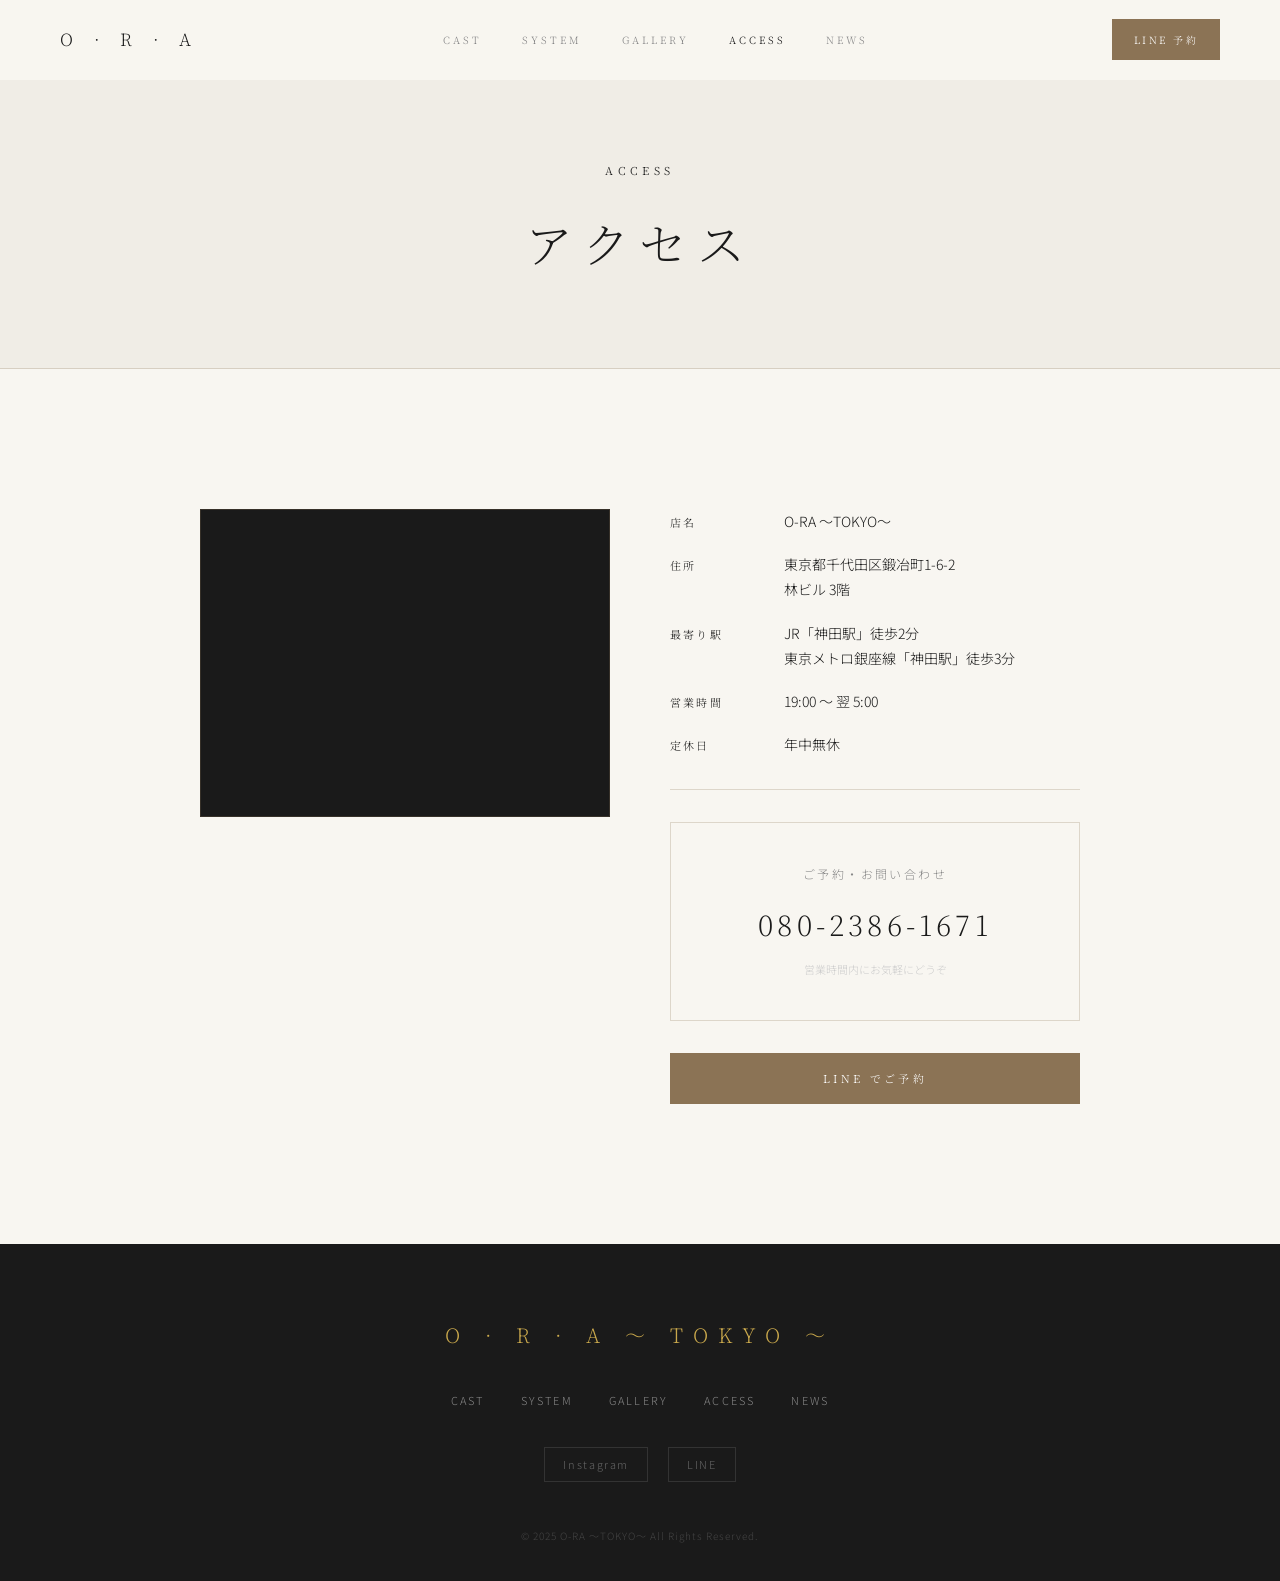
<file: access.html>
<!DOCTYPE html>
<html lang="ja">
<head>
  <meta charset="UTF-8">
  <meta name="viewport" content="width=device-width, initial-scale=1.0">
  <title>ACCESS | O-RA ～TOKYO～</title>
  <link rel="stylesheet" href="css/base.css">
  <link rel="stylesheet" href="css/header.css">
  <style>
    .page-hero { padding:calc(var(--header-h) + 80px) 0 80px; text-align:center; background:var(--color-bg-3); border-bottom:1px solid var(--color-border); }
    .page-hero-eyebrow { font-family:var(--font-serif); font-size:11px; letter-spacing:0.4em; color:var(--color-gold); display:block; margin-bottom:16px; }
    .page-hero-title { font-family:var(--font-serif); font-size:clamp(28px,5vw,48px); font-weight:200; letter-spacing:0.2em; }

    .access-layout { display: grid; grid-template-columns: 1fr 1fr; gap: 60px; align-items: start; }
    .access-map-full {
      width: 100%;
      aspect-ratio: 4/3;
      background: #1a1a1a;
      border: 1px solid var(--color-border);
      overflow: hidden;
    }
    .access-map-full iframe { width:100%; height:100%; border:0; filter: grayscale(80%) invert(90%) hue-rotate(180deg); }
    .map-placeholder-full {
      width:100%; height:100%;
      display: flex; align-items: center; justify-content: center; flex-direction: column; gap: 12px;
    }
    .map-placeholder-full span { font-size:12px; letter-spacing:0.2em; color:var(--color-dim); }
    .map-placeholder-full a { font-size:11px; color:var(--color-gold); letter-spacing:0.1em; border-bottom:1px solid var(--color-border); padding-bottom:2px; }

    .access-detail { display: flex; flex-direction: column; gap: 32px; }
    .access-dl { display: grid; grid-template-columns: 90px 1fr; gap: 18px 24px; }
    .access-dl dt { font-size:11px; letter-spacing:0.2em; color:var(--color-gold); font-family:var(--font-serif); padding-top:3px; }
    .access-dl dd { font-size:14px; color:var(--color-text); line-height:1.8; }
    .access-dl dd a { color:var(--color-gold); }

    .access-divider { height:1px; background:var(--color-border); }

    .access-tel { text-align: center; padding: 40px 0; border: 1px solid var(--color-border); }
    .access-tel p { font-size:12px; letter-spacing:0.2em; color:var(--color-muted); margin-bottom:12px; }
    .access-tel a { font-family:var(--font-serif); font-size:28px; font-weight:200; letter-spacing:0.15em; color:var(--color-gold); }
    .access-tel small { display:block; margin-top:8px; font-size:11px; color:var(--color-dim); }

    @media(max-width:900px){ .access-layout{ grid-template-columns:1fr; gap:40px; } }
  </style>
</head>
<body>
  <header id="header" class="scrolled">
    <a class="header-logo" href="index.html">O · R · A</a>
    <nav class="header-nav">
      <a href="cast.html">CAST</a><a href="system.html">SYSTEM</a>
      <a href="gallery.html">GALLERY</a>
      <a href="access.html" style="color:var(--color-gold);">ACCESS</a>
      <a href="news.html">NEWS</a>
    </nav>
    <button class="hamburger" id="hamburger" aria-label="メニュー"><span></span><span></span><span></span></button>
    <a class="header-line" href="#" target="_blank" rel="noopener">LINE 予約</a>
  </header>
  <nav class="mobile-nav" id="mobileNav">
    <a href="cast.html">CAST</a><a href="system.html">SYSTEM</a>
    <a href="gallery.html">GALLERY</a><a href="access.html">ACCESS</a><a href="news.html">NEWS</a>
    <a class="header-line" href="#" target="_blank" rel="noopener">LINE 予約</a>
  </nav>

  <div class="page-hero">
    <span class="page-hero-eyebrow">ACCESS</span>
    <h1 class="page-hero-title">アクセス</h1>
  </div>

  <main>
    <section class="section">
      <div class="section-inner">
        <div class="access-layout">

          <!-- Google Map -->
          <div class="fade-in">
            <div class="access-map-full">
              <iframe
                src="https://maps.google.com/maps?q=%E6%9D%B1%E4%BA%AC%E9%83%BD%E5%8D%83%E4%BB%A3%E7%94%B0%E5%8C%BA%E9%8D%9B%E5%86%B6%E7%94%BA1-6-2&hl=ja&z=17&output=embed"
                title="O-RA ～TOKYO～ 所在地マップ"
                loading="lazy"
                referrerpolicy="no-referrer-when-downgrade"
                allowfullscreen></iframe>
            </div>
          </div>

          <!-- アクセス情報 -->
          <div class="access-detail fade-in delay-1">
            <dl class="access-dl">
              <dt>店名</dt>
              <dd>O-RA ～TOKYO～</dd>
              <dt>住所</dt>
              <dd>東京都千代田区鍛冶町1-6-2<br>林ビル 3階</dd>
              <dt>最寄り駅</dt>
              <dd>JR「神田駅」徒歩2分<br>東京メトロ銀座線「神田駅」徒歩3分</dd>
              <dt>営業時間</dt>
              <dd>19:00 〜 翌 5:00</dd>
              <dt>定休日</dt>
              <dd>年中無休</dd>
            </dl>

            <div class="access-divider"></div>

            <div class="access-tel">
              <p>ご予約・お問い合わせ</p>
              <a href="tel:08023861671">080-2386-1671</a>
              <small>営業時間内にお気軽にどうぞ</small>
            </div>

            <a class="btn btn-fill" href="#" target="_blank" rel="noopener" style="text-align:center;">LINE でご予約</a>
          </div>

        </div>
      </div>
    </section>
  </main>

  <footer>
    <div class="footer-inner">
      <p class="footer-logo">O · R · A ～ TOKYO ～</p>
      <nav class="footer-nav">
        <a href="cast.html">CAST</a><a href="system.html">SYSTEM</a>
        <a href="gallery.html">GALLERY</a><a href="access.html">ACCESS</a><a href="news.html">NEWS</a>
      </nav>
      <div class="footer-sns">
        <a href="#" target="_blank" rel="noopener">Instagram</a>
        <a href="#" target="_blank" rel="noopener">LINE</a>
      </div>
      <p class="footer-copy">&copy; 2025 O-RA ～TOKYO～ All Rights Reserved.</p>
    </div>
  </footer>

  <script src="js/scroll-anim.js"></script>
  <script>
    const header = document.getElementById('header');
    window.addEventListener('scroll', () => header.classList.toggle('scrolled', window.scrollY > 0));
    const hamburger = document.getElementById('hamburger');
    const mobileNav = document.getElementById('mobileNav');
    hamburger.addEventListener('click', () => { hamburger.classList.toggle('open'); mobileNav.classList.toggle('open'); });
  </script>
</body>
</html>
</file>
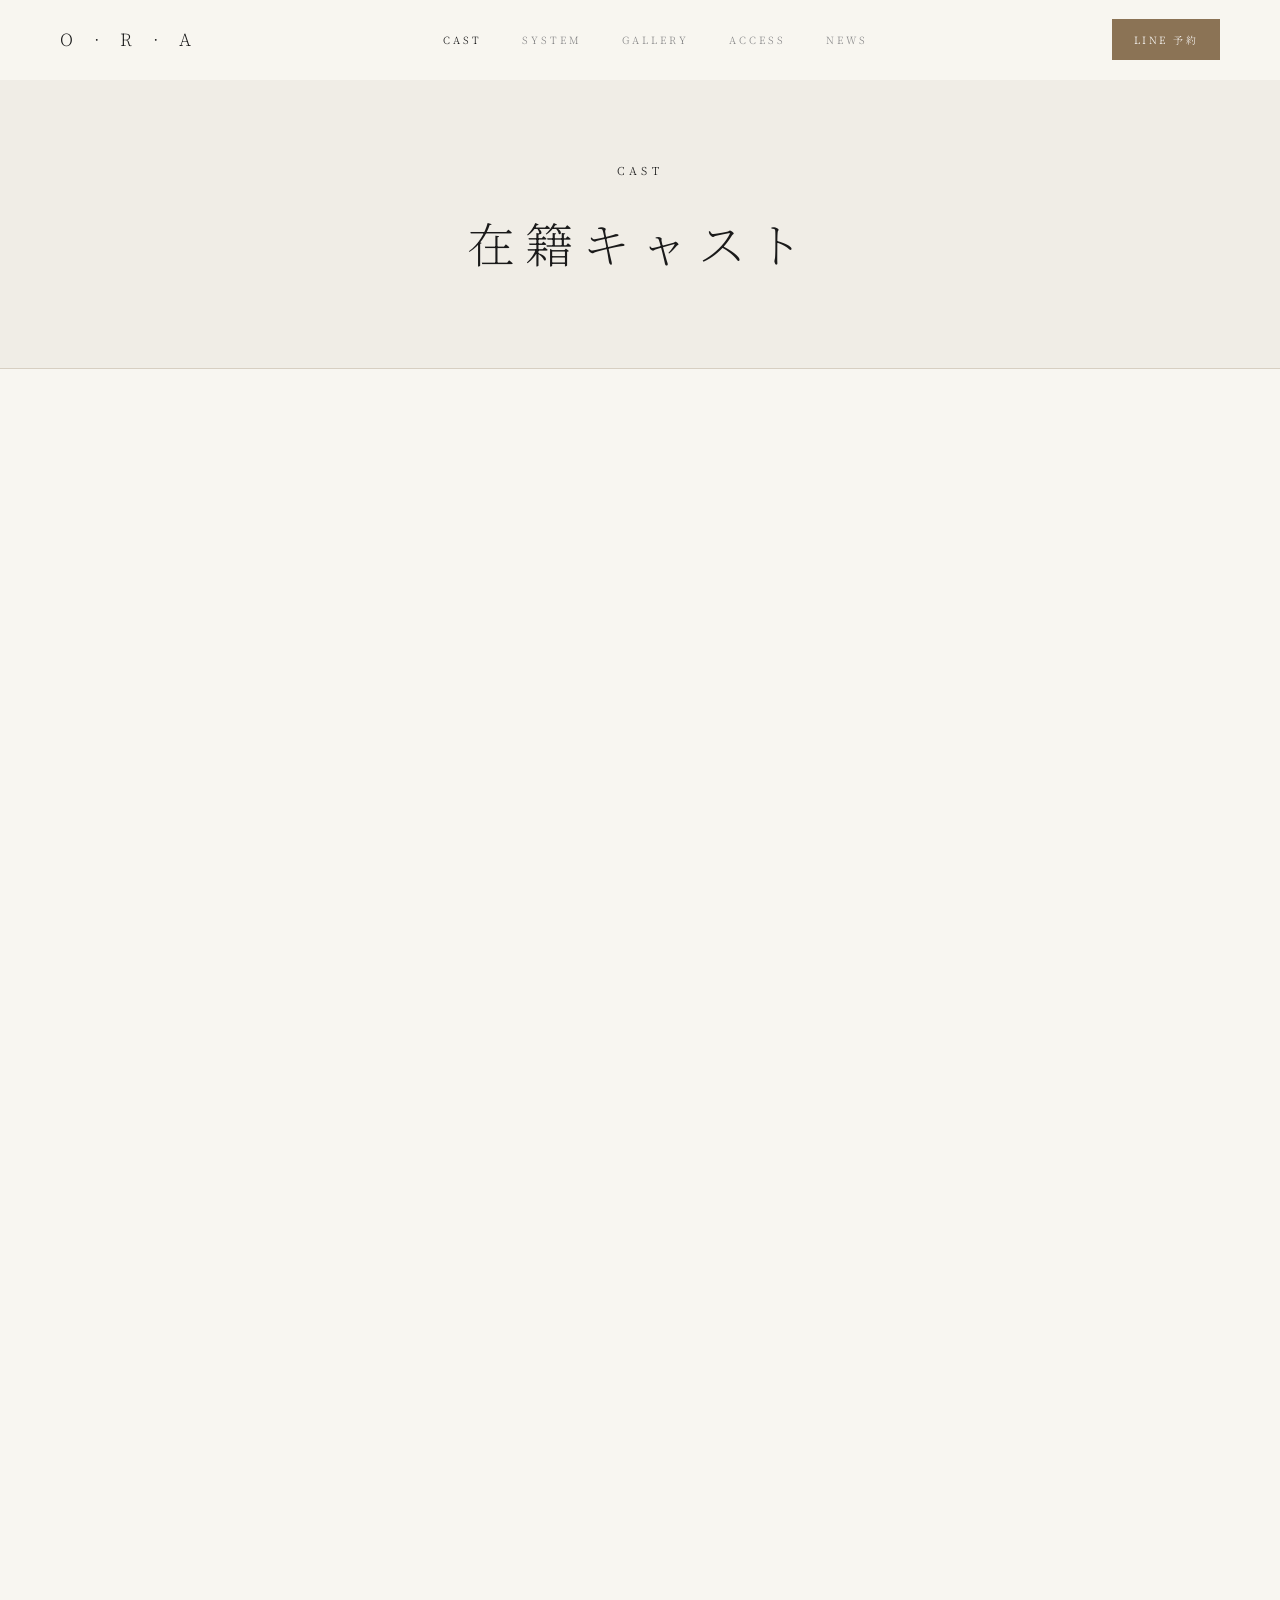
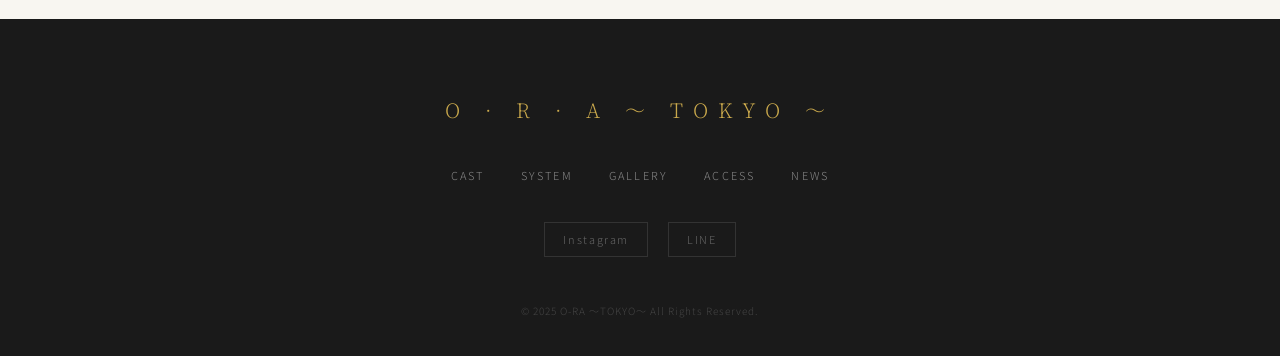
<file: cast.html>
<!DOCTYPE html>
<html lang="ja">
<head>
  <meta charset="UTF-8">
  <meta name="viewport" content="width=device-width, initial-scale=1.0">
  <title>CAST | O-RA ～TOKYO～</title>
  <link rel="stylesheet" href="css/base.css">
  <link rel="stylesheet" href="css/header.css">
  <style>
    .page-hero {
      padding: calc(var(--header-h) + 80px) 0 80px;
      text-align: center;
      background: var(--color-bg-3);
      border-bottom: 1px solid var(--color-border);
    }
    .page-hero-eyebrow {
      font-family: var(--font-serif);
      font-size: 11px;
      letter-spacing: 0.4em;
      color: var(--color-gold);
      display: block;
      margin-bottom: 16px;
    }
    .page-hero-title {
      font-family: var(--font-serif);
      font-size: clamp(28px, 5vw, 48px);
      font-weight: 200;
      letter-spacing: 0.2em;
      color: var(--color-text);
    }
    .cast-all-grid {
      display: grid;
      grid-template-columns: repeat(3, 1fr);
      gap: 24px;
    }
    .cast-card {
      background: var(--color-bg-2);
      border: 1px solid var(--color-border);
      overflow: hidden;
      cursor: pointer;
      transition: border-color 0.3s;
    }
    .cast-card:hover { border-color: var(--color-gold); }
    .cast-photo {
      aspect-ratio: 3/4;
      background: var(--color-bg-2);
      overflow: hidden;
    }
    .cast-photo img { width:100%;height:100%;object-fit:cover;transition:transform 0.6s var(--ease); }
    .cast-card:hover .cast-photo img { transform: scale(1.05); }
    .cast-photo-placeholder {
      width:100%;height:100%;
      background:#1a1a1a;
      display:flex;align-items:center;justify-content:center;
      color:var(--color-dim);font-size:11px;letter-spacing:0.15em;
    }
    .cast-info { padding: 20px; border-top: 1px solid var(--color-border); text-align: center; }
    .cast-name { font-family:var(--font-serif);font-size:18px;font-weight:300;letter-spacing:0.15em;margin-bottom:6px; }
    .cast-catch { font-size:12px;color:var(--color-muted);letter-spacing:0.1em; }
    @media(max-width:768px){ .cast-all-grid{ grid-template-columns:repeat(2,1fr); gap:16px; } }
    @media(max-width:480px){ .cast-all-grid{ grid-template-columns:repeat(2,1fr); gap:12px; } }
  </style>
</head>
<body>
  <header id="header" class="scrolled">
    <a class="header-logo" href="index.html">O · R · A</a>
    <nav class="header-nav">
      <a href="cast.html" style="color:var(--color-gold);">CAST</a>
      <a href="system.html">SYSTEM</a>
      <a href="gallery.html">GALLERY</a>
      <a href="access.html">ACCESS</a>
      <a href="news.html">NEWS</a>
    </nav>
    <button class="hamburger" id="hamburger" aria-label="メニュー">
      <span></span><span></span><span></span>
    </button>
    <a class="header-line" href="#" target="_blank" rel="noopener">LINE 予約</a>
  </header>
  <nav class="mobile-nav" id="mobileNav">
    <a href="cast.html">CAST</a><a href="system.html">SYSTEM</a>
    <a href="gallery.html">GALLERY</a><a href="access.html">ACCESS</a>
    <a href="news.html">NEWS</a>
    <a class="header-line" href="#" target="_blank" rel="noopener">LINE 予約</a>
  </nav>

  <div class="page-hero">
    <span class="page-hero-eyebrow">CAST</span>
    <h1 class="page-hero-title">在籍キャスト</h1>
  </div>

  <main>
    <section class="section">
      <div class="section-inner">
        <div class="cast-all-grid" id="castAll"></div>
      </div>
    </section>
  </main>

  <footer>
    <div class="footer-inner">
      <p class="footer-logo">O · R · A ～ TOKYO ～</p>
      <nav class="footer-nav">
        <a href="cast.html">CAST</a><a href="system.html">SYSTEM</a>
        <a href="gallery.html">GALLERY</a><a href="access.html">ACCESS</a>
        <a href="news.html">NEWS</a>
      </nav>
      <div class="footer-sns">
        <a href="#" target="_blank" rel="noopener">Instagram</a>
        <a href="#" target="_blank" rel="noopener">LINE</a>
      </div>
      <p class="footer-copy">&copy; 2025 O-RA ～TOKYO～ All Rights Reserved.</p>
    </div>
  </footer>

  <script src="js/scroll-anim.js"></script>
  <script src="js/cast-render.js"></script>
  <script>
    const header = document.getElementById('header');
    window.addEventListener('scroll', () => header.classList.toggle('scrolled', window.scrollY > 0));
    const hamburger = document.getElementById('hamburger');
    const mobileNav = document.getElementById('mobileNav');
    hamburger.addEventListener('click', () => {
      hamburger.classList.toggle('open');
      mobileNav.classList.toggle('open');
    });
    renderCastAll('castAll');
  </script>
</body>
</html>
</file>
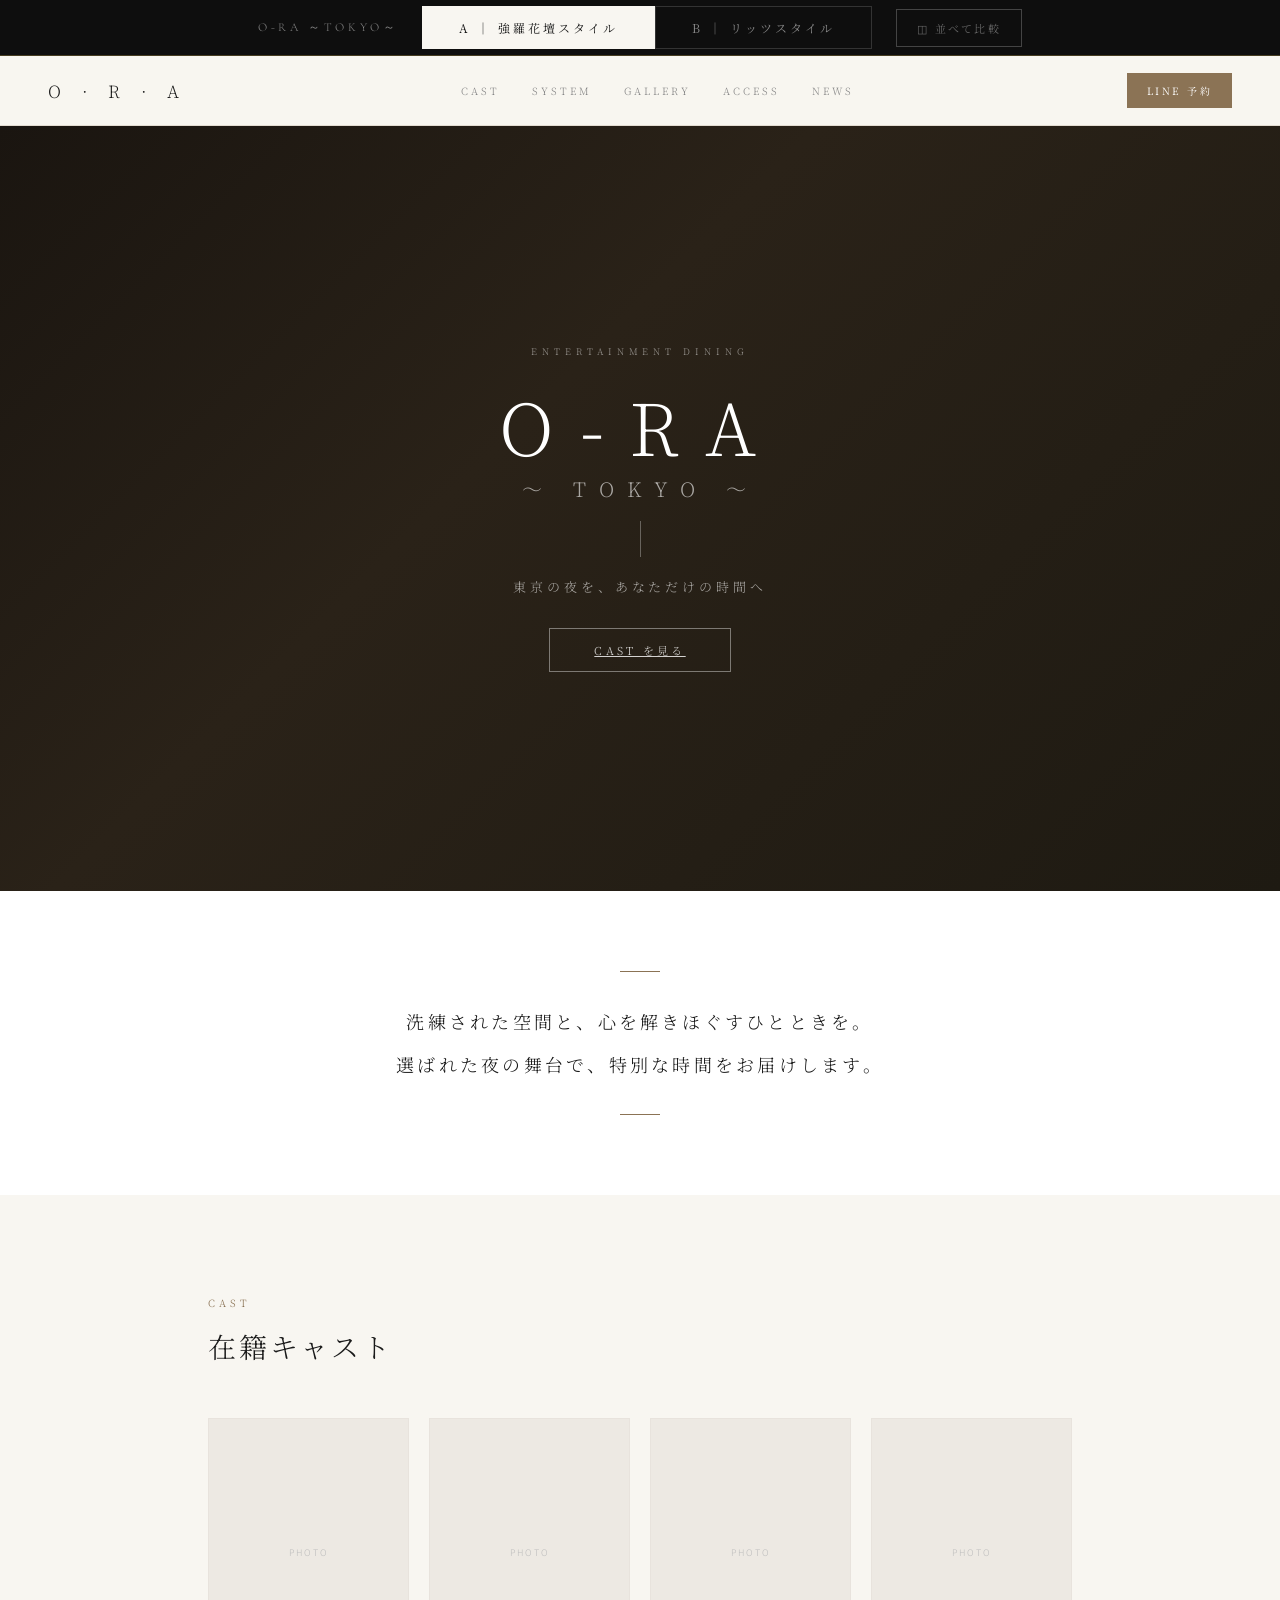
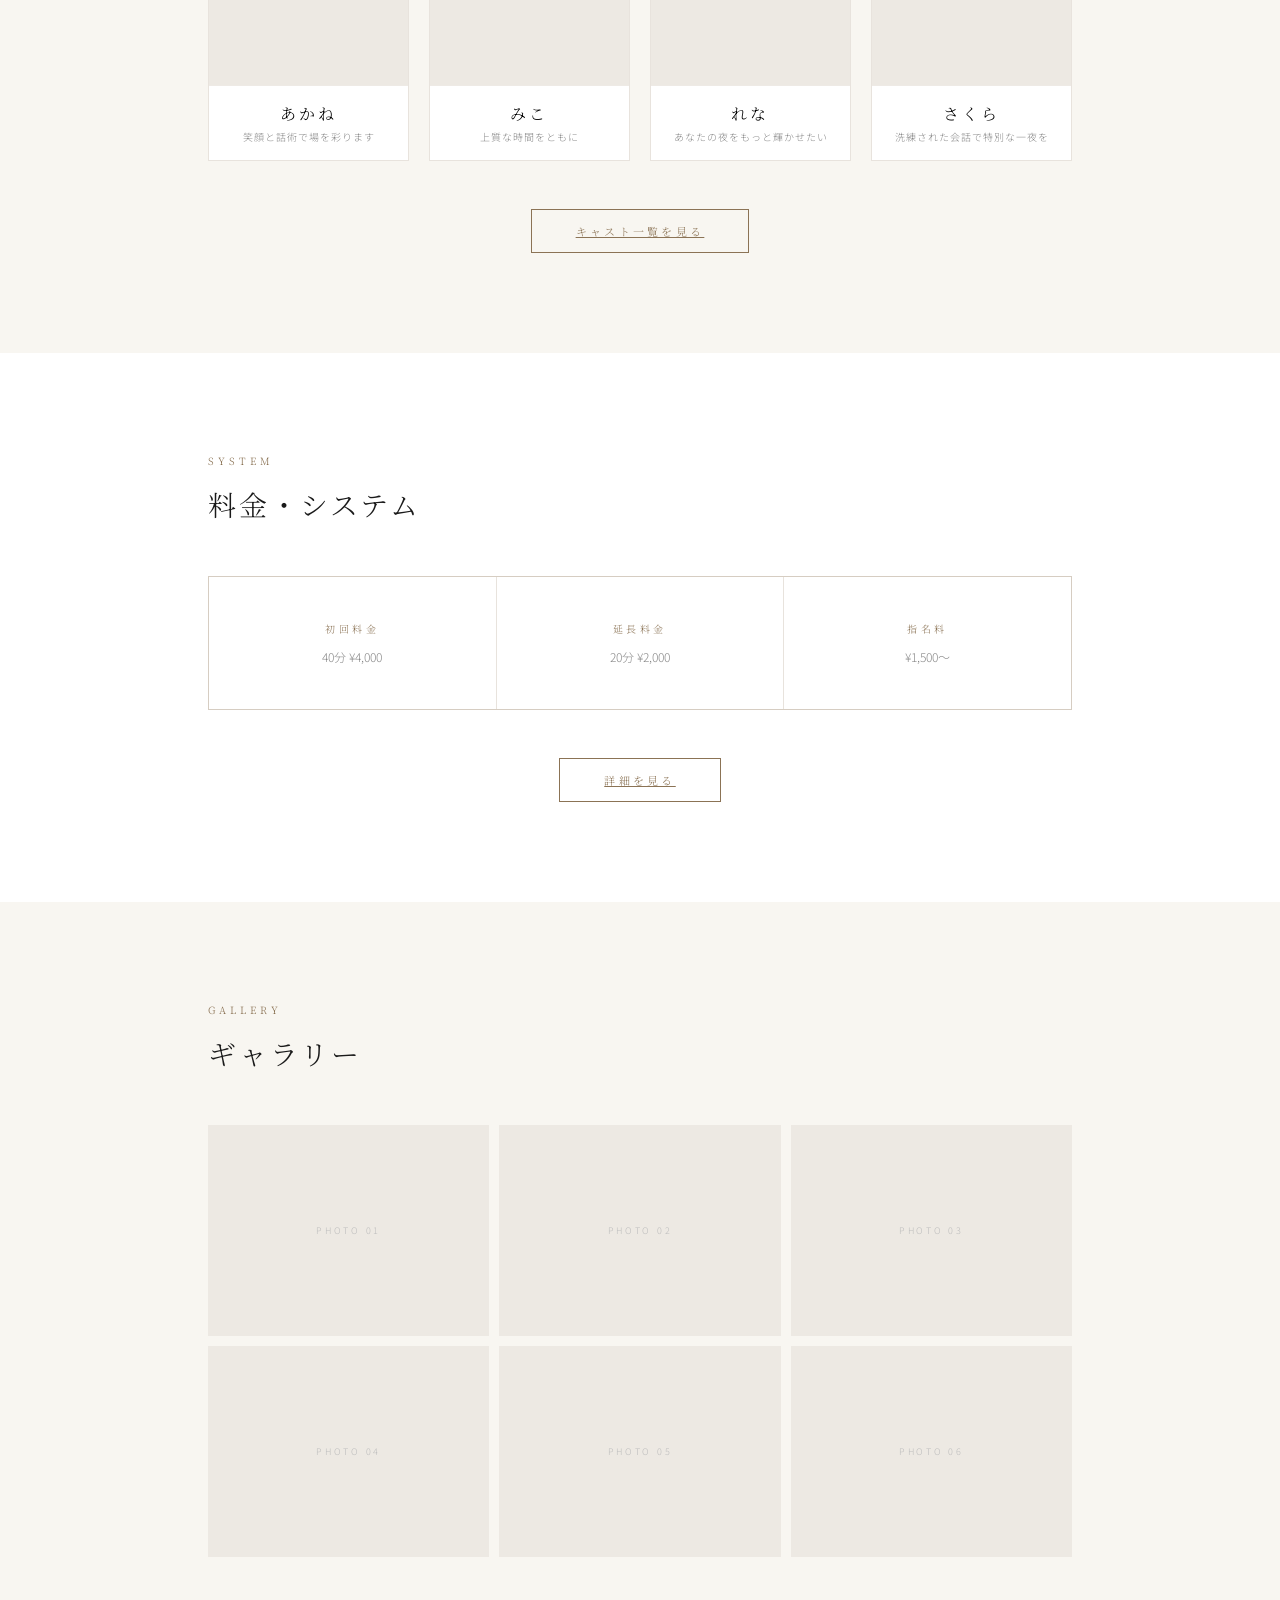
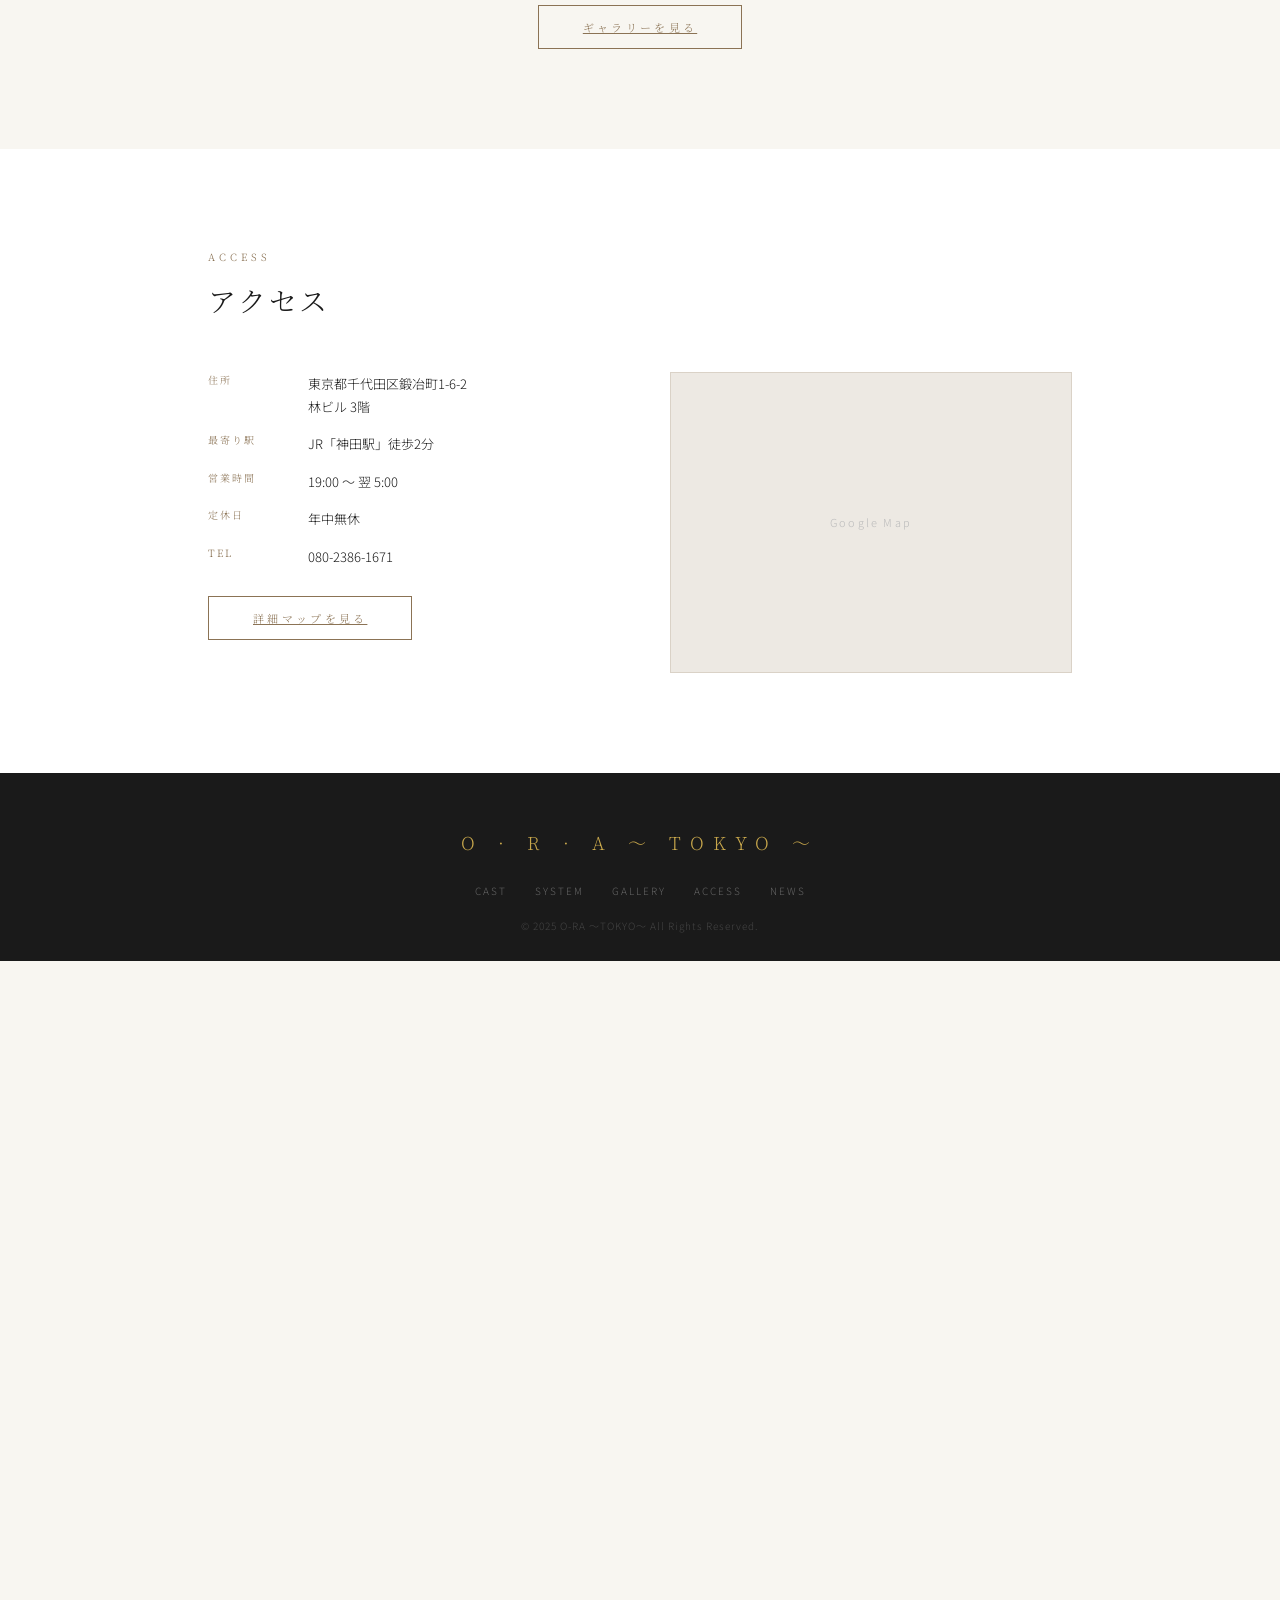
<file: compare.html>
<!DOCTYPE html>
<html lang="ja">
<head>
<meta charset="UTF-8">
<meta name="viewport" content="width=device-width, initial-scale=1.0">
<title>O-RA ～TOKYO～ デザイン比較</title>
<link rel="preconnect" href="https://fonts.googleapis.com">
<link href="https://fonts.googleapis.com/css2?family=Noto+Serif+JP:wght@200;300;400&family=Noto+Sans+JP:wght@300;400&family=Cormorant+Garamond:wght@300;400&display=swap" rel="stylesheet">
<style>
*{box-sizing:border-box;margin:0;padding:0;}
body{font-family:'Noto Sans JP',sans-serif;font-weight:300;}

/* ── スイッチャーUI ── */
.switcher{
  position:fixed;top:0;left:0;right:0;z-index:1000;
  background:#0e0e0e;border-bottom:1px solid rgba(201,168,76,0.3);
  display:flex;align-items:center;justify-content:center;gap:0;
  height:56px;
}
.switcher-label{
  font-family:'Cormorant Garamond',serif;
  font-size:12px;letter-spacing:0.3em;color:#888;
  margin-right:24px;
}
.tab{
  padding:12px 36px;font-size:12px;letter-spacing:0.25em;
  border:1px solid #333;cursor:pointer;
  background:transparent;color:#888;
  transition:all 0.3s;font-family:'Noto Serif JP',serif;
}
.tab:first-of-type{border-radius:0;}
.tab.active-a{background:#f8f6f1;color:#1a1a1a;border-color:#f8f6f1;}
.tab.active-b{background:#c9a84c;color:#0e0e0e;border-color:#c9a84c;}
.split-btn{
  margin-left:24px;padding:10px 20px;
  font-size:11px;letter-spacing:0.2em;
  border:1px solid #444;color:#666;
  background:transparent;cursor:pointer;
  font-family:'Noto Serif JP',serif;transition:all 0.3s;
}
.split-btn:hover{border-color:#c9a84c;color:#c9a84c;}

/* ── パネル管理 ── */
.panels{display:flex;margin-top:56px;min-height:calc(100vh - 56px);}
.panel{flex:1;overflow:hidden;transition:flex 0.4s ease;}
.panel.hidden{flex:0;overflow:hidden;}
.split-mode .panel{flex:1;}

/* ── 分割ラベル ── */
.panel-badge{
  position:sticky;top:0;z-index:10;
  padding:8px 20px;font-size:10px;letter-spacing:0.3em;
  text-align:center;display:none;
}
.split-mode .panel-badge{display:block;}

/* ════════════════════════════════
   PATTERN A — 強羅花壇スタイル（白・和モダン）
   ════════════════════════════════ */
#panelA{background:#f8f6f1;}
#panelA .panel-badge{background:#f0ede6;color:#8b7355;border-bottom:1px solid rgba(139,115,85,0.2);}

#panelA .site-header{
  position:sticky;top:0;height:70px;
  background:rgba(248,246,241,0.96);
  border-bottom:1px solid rgba(139,115,85,0.2);
  display:flex;align-items:center;justify-content:space-between;
  padding:0 48px;
}
#panelA .logo{
  font-family:'Noto Serif JP',serif;font-size:17px;font-weight:200;
  letter-spacing:0.5em;color:#1a1a1a;
}
#panelA .nav{display:flex;gap:32px;}
#panelA .nav a{
  font-family:'Noto Serif JP',serif;font-size:10px;
  letter-spacing:0.3em;color:#888;text-decoration:none;
}
#panelA .line-btn{
  font-family:'Noto Serif JP',serif;font-size:10px;
  letter-spacing:0.25em;background:#8b7355;color:#fff;
  padding:10px 20px;border:none;cursor:pointer;
}

/* ヒーロー A */
#panelA .hero{
  height:85vh;background:#2a2218;
  display:flex;align-items:center;justify-content:center;flex-direction:column;
  gap:20px;position:relative;overflow:hidden;
}
#panelA .hero-bg{
  position:absolute;inset:0;
  background:linear-gradient(135deg,#1a1510 0%,#2a2218 40%,#1e1a12 100%);
}
#panelA .hero-content{position:relative;text-align:center;}
#panelA .hero-sub{
  font-family:'Noto Serif JP',serif;font-size:9px;
  letter-spacing:0.55em;color:rgba(255,255,255,0.5);margin-bottom:24px;
}
#panelA .hero-title{
  font-family:'Noto Serif JP',serif;font-weight:200;
  font-size:clamp(40px,6vw,72px);letter-spacing:0.35em;
  color:#fff;line-height:1.2;margin-bottom:8px;
}
#panelA .hero-title span{
  display:block;font-size:clamp(13px,2vw,20px);
  letter-spacing:0.65em;color:rgba(255,255,255,0.6);margin-top:8px;
}
#panelA .hero-div{width:1px;height:36px;background:rgba(255,255,255,0.3);margin:20px auto;}
#panelA .hero-copy{
  font-family:'Noto Serif JP',serif;font-size:13px;
  letter-spacing:0.3em;color:rgba(255,255,255,0.6);
}
#panelA .hero-btn{
  display:inline-block;margin-top:32px;
  padding:13px 44px;border:1px solid rgba(255,255,255,0.4);
  color:rgba(255,255,255,0.8);font-family:'Noto Serif JP',serif;
  font-size:11px;letter-spacing:0.3em;
}

/* セクション A */
#panelA .section{padding:100px 0;background:#fff;}
#panelA .section.bg-off{background:#f8f6f1;}
#panelA .sec-inner{max-width:960px;margin:0 auto;padding:0 48px;}
#panelA .eyebrow{
  display:block;font-family:'Noto Serif JP',serif;
  font-size:10px;letter-spacing:0.4em;color:#8b7355;margin-bottom:16px;
}
#panelA .sec-title{
  font-family:'Noto Serif JP',serif;font-size:clamp(22px,2.5vw,28px);
  font-weight:300;letter-spacing:0.1em;color:#1a1a1a;margin-bottom:52px;
}
#panelA .cast-grid{display:grid;grid-template-columns:repeat(4,1fr);gap:20px;margin-bottom:48px;}
#panelA .cast-card{background:#fff;border:1px solid rgba(139,115,85,0.2);}
#panelA .cast-photo{aspect-ratio:3/4;background:#ede9e3;display:flex;align-items:center;justify-content:center;}
#panelA .cast-photo span{font-size:9px;letter-spacing:0.2em;color:#bbb;}
#panelA .cast-info{padding:16px;text-align:center;border-top:1px solid rgba(139,115,85,0.15);}
#panelA .cast-name{font-family:'Noto Serif JP',serif;font-size:16px;font-weight:300;letter-spacing:0.2em;margin-bottom:4px;}
#panelA .cast-catch{font-size:10px;color:#888;letter-spacing:0.1em;}
#panelA .sec-btn{
  display:inline-block;padding:13px 44px;
  border:1px solid #8b7355;color:#8b7355;
  font-family:'Noto Serif JP',serif;font-size:11px;letter-spacing:0.3em;
}
#panelA .sec-cta{text-align:center;}
#panelA .system-grid{display:grid;grid-template-columns:repeat(3,1fr);gap:1px;background:rgba(139,115,85,0.2);border:1px solid rgba(139,115,85,0.2);margin-bottom:48px;}
#panelA .sys-item{background:#fff;padding:44px 24px;text-align:center;}
#panelA .sys-label{font-family:'Noto Serif JP',serif;font-size:10px;letter-spacing:0.35em;color:#8b7355;margin-bottom:12px;}
#panelA .sys-val{font-size:12px;color:#888;}
#panelA .gallery-grid{display:grid;grid-template-columns:repeat(3,1fr);gap:10px;margin-bottom:48px;}
#panelA .gallery-item{aspect-ratio:4/3;background:#ede9e3;display:flex;align-items:center;justify-content:center;}
#panelA .gallery-item span{font-size:9px;letter-spacing:0.3em;color:#bbb;}
#panelA .access-wrap{display:grid;grid-template-columns:1fr 1fr;gap:60px;}
#panelA .access-dl{display:grid;grid-template-columns:80px 1fr;gap:14px 20px;}
#panelA .access-dt{font-size:10px;letter-spacing:0.2em;color:#8b7355;font-family:'Noto Serif JP',serif;}
#panelA .access-dd{font-size:13px;color:#1a1a1a;line-height:1.8;}
#panelA .map-ph{aspect-ratio:4/3;background:#ede9e3;border:1px solid rgba(139,115,85,0.2);display:flex;align-items:center;justify-content:center;}
#panelA .map-ph span{font-size:11px;letter-spacing:0.2em;color:#bbb;}
#panelA .footer{background:#1a1a1a;padding:56px 0 28px;text-align:center;}
#panelA .footer-logo{font-family:'Noto Serif JP',serif;font-size:18px;font-weight:200;letter-spacing:0.5em;color:#c9a84c;margin-bottom:28px;}
#panelA .footer-nav{display:flex;gap:28px;justify-content:center;margin-bottom:20px;}
#panelA .footer-nav a{font-size:10px;letter-spacing:0.2em;color:#666;text-decoration:none;}
#panelA .footer-copy{font-size:10px;color:#444;letter-spacing:0.1em;}

/* ════════════════════════════════
   PATTERN B — リッツスタイル（黒×白×ゴールド）
   ════════════════════════════════ */
#panelB{background:#0e0e0e;}
#panelB .panel-badge{background:#161616;color:#c9a84c;border-bottom:1px solid rgba(201,168,76,0.2);}

#panelB .site-header{
  position:sticky;top:0;height:80px;
  background:rgba(14,14,14,0.95);
  border-bottom:1px solid rgba(201,168,76,0.15);
  display:flex;align-items:center;justify-content:space-between;
  padding:0 56px;
}
#panelB .logo{
  font-family:'Cormorant Garamond',serif;font-size:20px;font-weight:300;
  letter-spacing:0.5em;color:#c9a84c;
}
#panelB .nav{display:flex;gap:40px;}
#panelB .nav a{
  font-family:'Cormorant Garamond',serif;font-size:11px;
  letter-spacing:0.4em;color:#888;text-decoration:none;
}
#panelB .line-btn{
  font-family:'Cormorant Garamond',serif;font-size:11px;
  letter-spacing:0.25em;background:#c9a84c;color:#0e0e0e;
  padding:11px 24px;border:none;cursor:pointer;
}

/* ヒーロー B */
#panelB .hero{
  height:85vh;background:#0e0e0e;
  display:flex;align-items:center;justify-content:center;flex-direction:column;
  gap:0;position:relative;overflow:hidden;
}
#panelB .hero-bg{
  position:absolute;inset:0;
  background:radial-gradient(ellipse at 50% 40%,#1a1a1a 0%,#0a0a0a 70%);
}
#panelB .hero-content{position:relative;text-align:center;}
#panelB .hero-sub{
  font-family:'Cormorant Garamond',serif;font-size:11px;
  letter-spacing:0.65em;color:rgba(255,255,255,0.35);margin-bottom:36px;
}
#panelB .hero-title{
  font-family:'Cormorant Garamond',serif;font-weight:300;
  font-size:clamp(64px,9vw,120px);letter-spacing:0.2em;
  color:#fff;line-height:1;margin-bottom:16px;
}
#panelB .hero-sub2{
  font-family:'Cormorant Garamond',serif;font-size:clamp(14px,2vw,22px);
  letter-spacing:0.75em;color:rgba(255,255,255,0.45);margin-bottom:56px;
}
#panelB .hero-div{width:1px;height:56px;background:#c9a84c;margin:0 auto 28px;}
#panelB .hero-copy{
  font-family:'Noto Serif JP',serif;font-size:13px;
  letter-spacing:0.3em;color:rgba(255,255,255,0.45);
}

/* セクション B（ダーク） */
#panelB .section-dark{padding:140px 0;background:#0e0e0e;}
#panelB .section-light{padding:140px 0;background:#fafaf8;}
#panelB .sec-inner{max-width:1100px;margin:0 auto;padding:0 56px;}
#panelB .eyebrow{
  display:block;font-family:'Cormorant Garamond',serif;
  font-size:12px;letter-spacing:0.55em;color:#c9a84c;margin-bottom:20px;
}
#panelB .eyebrow-lt{color:#aaa;}
#panelB .sec-title-dk{
  font-family:'Cormorant Garamond',serif;font-size:clamp(32px,4vw,52px);
  font-weight:300;letter-spacing:0.06em;color:#f0ece0;margin-bottom:72px;
}
#panelB .sec-title-lt{
  font-family:'Cormorant Garamond',serif;font-size:clamp(32px,4vw,52px);
  font-weight:300;letter-spacing:0.06em;color:#1a1a1a;margin-bottom:72px;
}
#panelB .cast-grid{display:grid;grid-template-columns:repeat(4,1fr);gap:16px;margin-bottom:64px;}
#panelB .cast-card{border:1px solid rgba(201,168,76,0.2);}
#panelB .cast-photo{aspect-ratio:2/3;background:#1e1e1e;display:flex;align-items:center;justify-content:center;}
#panelB .cast-photo span{font-size:9px;letter-spacing:0.35em;color:#444;}
#panelB .cast-info{padding:20px;text-align:center;border-top:1px solid rgba(201,168,76,0.15);}
#panelB .cast-name{font-family:'Cormorant Garamond',serif;font-size:22px;font-weight:300;letter-spacing:0.2em;color:#f0ece0;margin-bottom:6px;}
#panelB .cast-catch{font-size:11px;color:#888;letter-spacing:0.1em;}
#panelB .sec-btn-dk{
  display:inline-block;padding:15px 52px;
  border:1px solid #c9a84c;color:#c9a84c;
  font-family:'Cormorant Garamond',serif;font-size:12px;letter-spacing:0.3em;
}
#panelB .sec-btn-lt{
  display:inline-block;padding:15px 52px;
  border:1px solid #1a1a1a;color:#1a1a1a;
  font-family:'Cormorant Garamond',serif;font-size:12px;letter-spacing:0.3em;
}
#panelB .sec-cta{text-align:center;}
#panelB .system-grid{
  display:grid;grid-template-columns:repeat(3,1fr);
  border-top:1px solid rgba(26,26,26,0.12);margin-bottom:64px;
}
#panelB .sys-item{padding:52px 32px;text-align:center;}
#panelB .sys-item+.sys-item{border-left:1px solid rgba(26,26,26,0.1);}
#panelB .sys-label{font-family:'Cormorant Garamond',serif;font-size:11px;letter-spacing:0.45em;color:#c9a84c;margin-bottom:16px;}
#panelB .sys-val{font-size:13px;color:#888;}
/* ギャラリー B — 非対称グリッド */
#panelB .gallery-asym{display:grid;grid-template-columns:2fr 1fr 1fr;grid-template-rows:auto auto;gap:8px;margin-bottom:64px;}
#panelB .gallery-main{grid-row:1/3;background:#1e1e1e;display:flex;align-items:center;justify-content:center;min-height:320px;}
#panelB .gallery-sub{background:#1a1a1a;aspect-ratio:4/3;display:flex;align-items:center;justify-content:center;}
#panelB .gallery-main span,#panelB .gallery-sub span{font-size:9px;letter-spacing:0.35em;color:#444;}
#panelB .access-wrap{display:grid;grid-template-columns:1fr 1fr;gap:80px;align-items:start;}
#panelB .access-dl{display:grid;grid-template-columns:90px 1fr;gap:18px 24px;margin-bottom:40px;}
#panelB .access-dt{font-family:'Cormorant Garamond',serif;font-size:11px;letter-spacing:0.3em;color:#c9a84c;}
#panelB .access-dd{font-size:14px;color:#1a1a1a;line-height:1.8;}
#panelB .map-ph{aspect-ratio:4/3;background:#e8e4dd;border:1px solid rgba(26,26,26,0.1);display:flex;align-items:center;justify-content:center;}
#panelB .map-ph span{font-size:11px;letter-spacing:0.2em;color:#aaa;}
#panelB .footer{background:#060606;padding:72px 0 36px;text-align:center;}
#panelB .footer-logo{font-family:'Cormorant Garamond',serif;font-size:22px;font-weight:300;letter-spacing:0.5em;color:#c9a84c;margin-bottom:32px;}
#panelB .footer-nav{display:flex;gap:32px;justify-content:center;margin-bottom:24px;}
#panelB .footer-nav a{font-family:'Cormorant Garamond',serif;font-size:11px;letter-spacing:0.25em;color:#666;text-decoration:none;}
#panelB .footer-copy{font-size:10px;color:#333;letter-spacing:0.1em;}

/* レスポンシブ */
@media(max-width:1000px){
  .split-mode .nav{display:none;}
  #panelA .cast-grid,#panelB .cast-grid{grid-template-columns:repeat(2,1fr);}
  #panelA .access-wrap,#panelB .access-wrap{grid-template-columns:1fr;}
  #panelB .gallery-asym{grid-template-columns:1fr 1fr;}
  #panelB .gallery-main{grid-row:auto;min-height:200px;}
}
</style>
</head>
<body>

<!-- ── スイッチャー ── -->
<div class="switcher">
  <span class="switcher-label">O-RA ～TOKYO～</span>
  <button class="tab active-a" id="tabA" onclick="show('a')">A ｜ 強羅花壇スタイル</button>
  <button class="tab" id="tabB" onclick="show('b')">B ｜ リッツスタイル</button>
  <button class="split-btn" id="splitBtn" onclick="toggleSplit()">◫ 並べて比較</button>
</div>

<div class="panels" id="panels">

  <!-- ════ PANEL A ════ -->
  <div class="panel" id="panelA">
    <div class="panel-badge">◀ Pattern A — 強羅花壇スタイル（白×和モダン）</div>

    <header class="site-header">
      <span class="logo">O · R · A</span>
      <nav class="nav">
        <a href="#">CAST</a><a href="#">SYSTEM</a>
        <a href="#">GALLERY</a><a href="#">ACCESS</a><a href="#">NEWS</a>
      </nav>
      <button class="line-btn">LINE 予約</button>
    </header>

    <div class="hero">
      <div class="hero-bg"></div>
      <div class="hero-content">
        <p class="hero-sub">ENTERTAINMENT DINING</p>
        <h1 class="hero-title">O-RA<span>～ TOKYO ～</span></h1>
        <div class="hero-div"></div>
        <p class="hero-copy">東京の夜を、あなただけの時間へ</p>
        <a class="hero-btn" href="#">CAST を見る</a>
      </div>
    </div>

    <!-- コンセプト -->
    <div class="section" style="text-align:center;padding:80px 0;">
      <div class="sec-inner">
        <div style="display:flex;flex-direction:column;align-items:center;gap:28px;">
          <div style="width:40px;height:1px;background:#8b7355;"></div>
          <p style="font-family:'Noto Serif JP',serif;font-size:clamp(14px,1.8vw,18px);font-weight:300;letter-spacing:0.18em;line-height:2.4;color:#1a1a1a;">
            洗練された空間と、心を解きほぐすひとときを。<br>
            選ばれた夜の舞台で、特別な時間をお届けします。
          </p>
          <div style="width:40px;height:1px;background:#8b7355;"></div>
        </div>
      </div>
    </div>

    <!-- キャスト -->
    <div class="section bg-off">
      <div class="sec-inner">
        <span class="eyebrow">CAST</span>
        <h2 class="sec-title">在籍キャスト</h2>
        <div class="cast-grid">
          <div class="cast-card"><div class="cast-photo"><span>PHOTO</span></div><div class="cast-info"><p class="cast-name">あかね</p><p class="cast-catch">笑顔と話術で場を彩ります</p></div></div>
          <div class="cast-card"><div class="cast-photo"><span>PHOTO</span></div><div class="cast-info"><p class="cast-name">みこ</p><p class="cast-catch">上質な時間をともに</p></div></div>
          <div class="cast-card"><div class="cast-photo"><span>PHOTO</span></div><div class="cast-info"><p class="cast-name">れな</p><p class="cast-catch">あなたの夜をもっと輝かせたい</p></div></div>
          <div class="cast-card"><div class="cast-photo"><span>PHOTO</span></div><div class="cast-info"><p class="cast-name">さくら</p><p class="cast-catch">洗練された会話で特別な一夜を</p></div></div>
        </div>
        <div class="sec-cta"><a class="sec-btn" href="#">キャスト一覧を見る</a></div>
      </div>
    </div>

    <!-- システム -->
    <div class="section">
      <div class="sec-inner">
        <span class="eyebrow">SYSTEM</span>
        <h2 class="sec-title">料金・システム</h2>
        <div class="system-grid">
          <div class="sys-item"><p class="sys-label">初回料金</p><p class="sys-val">40分 ¥4,000</p></div>
          <div class="sys-item"><p class="sys-label">延長料金</p><p class="sys-val">20分 ¥2,000</p></div>
          <div class="sys-item"><p class="sys-label">指名料</p><p class="sys-val">¥1,500〜</p></div>
        </div>
        <div class="sec-cta"><a class="sec-btn" href="#">詳細を見る</a></div>
      </div>
    </div>

    <!-- ギャラリー -->
    <div class="section bg-off">
      <div class="sec-inner">
        <span class="eyebrow">GALLERY</span>
        <h2 class="sec-title">ギャラリー</h2>
        <div class="gallery-grid">
          <div class="gallery-item"><span>PHOTO 01</span></div>
          <div class="gallery-item"><span>PHOTO 02</span></div>
          <div class="gallery-item"><span>PHOTO 03</span></div>
          <div class="gallery-item"><span>PHOTO 04</span></div>
          <div class="gallery-item"><span>PHOTO 05</span></div>
          <div class="gallery-item"><span>PHOTO 06</span></div>
        </div>
        <div class="sec-cta"><a class="sec-btn" href="#">ギャラリーを見る</a></div>
      </div>
    </div>

    <!-- アクセス -->
    <div class="section">
      <div class="sec-inner">
        <span class="eyebrow">ACCESS</span>
        <h2 class="sec-title">アクセス</h2>
        <div class="access-wrap">
          <div>
            <dl class="access-dl">
              <dt class="access-dt">住所</dt><dd class="access-dd">東京都千代田区鍛冶町1-6-2<br>林ビル 3階</dd>
              <dt class="access-dt">最寄り駅</dt><dd class="access-dd">JR「神田駅」徒歩2分</dd>
              <dt class="access-dt">営業時間</dt><dd class="access-dd">19:00 〜 翌 5:00</dd>
              <dt class="access-dt">定休日</dt><dd class="access-dd">年中無休</dd>
              <dt class="access-dt">TEL</dt><dd class="access-dd">080-2386-1671</dd>
            </dl>
            <a class="sec-btn" href="#" style="display:inline-block;margin-top:28px;">詳細マップを見る</a>
          </div>
          <div class="map-ph"><span>Google Map</span></div>
        </div>
      </div>
    </div>

    <footer class="footer">
      <p class="footer-logo">O · R · A ～ TOKYO ～</p>
      <nav class="footer-nav">
        <a href="#">CAST</a><a href="#">SYSTEM</a><a href="#">GALLERY</a><a href="#">ACCESS</a><a href="#">NEWS</a>
      </nav>
      <p class="footer-copy">&copy; 2025 O-RA ～TOKYO～ All Rights Reserved.</p>
    </footer>
  </div>

  <!-- ════ PANEL B ════ -->
  <div class="panel hidden" id="panelB">
    <div class="panel-badge">Pattern B — リッツ・カールトンスタイル（黒×白×ゴールド） ▶</div>

    <header class="site-header">
      <span class="logo">O · R · A</span>
      <nav class="nav">
        <a href="#">CAST</a><a href="#">SYSTEM</a>
        <a href="#">GALLERY</a><a href="#">ACCESS</a><a href="#">NEWS</a>
      </nav>
      <button class="line-btn">LINE 予約</button>
    </header>

    <div class="hero">
      <div class="hero-bg"></div>
      <div class="hero-content">
        <p class="hero-sub">ENTERTAINMENT DINING</p>
        <h1 class="hero-title">O-RA</h1>
        <p class="hero-sub2">～ TOKYO ～</p>
        <div class="hero-div"></div>
        <p class="hero-copy">東京の夜を、あなただけの時間へ</p>
      </div>
    </div>

    <!-- コンセプト B（ライト） -->
    <div class="section-light" style="text-align:center;">
      <div class="sec-inner" style="max-width:700px;">
        <div style="display:flex;flex-direction:column;align-items:center;gap:36px;">
          <div style="width:60px;height:1px;background:#c9a84c;"></div>
          <p style="font-family:'Cormorant Garamond',serif;font-size:clamp(18px,2.5vw,26px);font-weight:300;letter-spacing:0.15em;line-height:2.0;color:#1a1a1a;">
            洗練された空間と、心を解きほぐすひとときを。<br>
            選ばれた夜の舞台で、特別な時間をお届けします。
          </p>
          <div style="width:60px;height:1px;background:#c9a84c;"></div>
        </div>
      </div>
    </div>

    <!-- キャスト B（ダーク） -->
    <div class="section-dark">
      <div class="sec-inner">
        <span class="eyebrow">CAST</span>
        <h2 class="sec-title-dk">在籍キャスト</h2>
        <div class="cast-grid">
          <div class="cast-card"><div class="cast-photo"><span>PHOTO</span></div><div class="cast-info"><p class="cast-name">あかね</p><p class="cast-catch">笑顔と話術で場を彩ります</p></div></div>
          <div class="cast-card"><div class="cast-photo"><span>PHOTO</span></div><div class="cast-info"><p class="cast-name">みこ</p><p class="cast-catch">上質な時間をともに</p></div></div>
          <div class="cast-card"><div class="cast-photo"><span>PHOTO</span></div><div class="cast-info"><p class="cast-name">れな</p><p class="cast-catch">あなたの夜をもっと輝かせたい</p></div></div>
          <div class="cast-card"><div class="cast-photo"><span>PHOTO</span></div><div class="cast-info"><p class="cast-name">さくら</p><p class="cast-catch">洗練された会話で特別な一夜を</p></div></div>
        </div>
        <div class="sec-cta"><a class="sec-btn-dk" href="#">VIEW ALL CAST</a></div>
      </div>
    </div>

    <!-- システム B（ライト） -->
    <div class="section-light">
      <div class="sec-inner">
        <span class="eyebrow eyebrow-lt">SYSTEM</span>
        <h2 class="sec-title-lt">料金・システム</h2>
        <div class="system-grid">
          <div class="sys-item"><p class="sys-label">初回料金</p><p class="sys-val">40分 ¥4,000</p></div>
          <div class="sys-item"><p class="sys-label">延長料金</p><p class="sys-val">20分 ¥2,000</p></div>
          <div class="sys-item"><p class="sys-label">指名料</p><p class="sys-val">¥1,500〜</p></div>
        </div>
        <div class="sec-cta"><a class="sec-btn-lt" href="#">詳細を見る</a></div>
      </div>
    </div>

    <!-- ギャラリー B（ダーク・非対称） -->
    <div class="section-dark">
      <div class="sec-inner">
        <span class="eyebrow">GALLERY</span>
        <h2 class="sec-title-dk">ギャラリー</h2>
        <div class="gallery-asym">
          <div class="gallery-main"><span>MAIN PHOTO</span></div>
          <div class="gallery-sub"><span>PHOTO 02</span></div>
          <div class="gallery-sub"><span>PHOTO 03</span></div>
          <div class="gallery-sub"><span>PHOTO 04</span></div>
          <div class="gallery-sub"><span>PHOTO 05</span></div>
        </div>
        <div class="sec-cta"><a class="sec-btn-dk" href="#">VIEW GALLERY</a></div>
      </div>
    </div>

    <!-- アクセス B（ライト） -->
    <div class="section-light">
      <div class="sec-inner">
        <span class="eyebrow eyebrow-lt">ACCESS</span>
        <h2 class="sec-title-lt">アクセス</h2>
        <div class="access-wrap">
          <div class="map-ph"><span>Google Map</span></div>
          <div>
            <dl class="access-dl">
              <dt class="access-dt">住所</dt><dd class="access-dd">東京都千代田区鍛冶町1-6-2<br>林ビル 3階</dd>
              <dt class="access-dt">最寄り駅</dt><dd class="access-dd">JR「神田駅」徒歩2分</dd>
              <dt class="access-dt">営業時間</dt><dd class="access-dd">19:00 〜 翌 5:00</dd>
              <dt class="access-dt">定休日</dt><dd class="access-dd">年中無休</dd>
              <dt class="access-dt">TEL</dt><dd class="access-dd">080-2386-1671</dd>
            </dl>
            <a class="sec-btn-lt" href="#" style="display:inline-block;margin-top:28px;">LINE でご予約</a>
          </div>
        </div>
      </div>
    </div>

    <footer class="footer">
      <p class="footer-logo">O · R · A ～ TOKYO ～</p>
      <nav class="footer-nav">
        <a href="#">CAST</a><a href="#">SYSTEM</a><a href="#">GALLERY</a><a href="#">ACCESS</a><a href="#">NEWS</a>
      </nav>
      <p class="footer-copy">&copy; 2025 O-RA ～TOKYO～ All Rights Reserved.</p>
    </footer>
  </div>

</div>

<script>
let splitMode = false;

function show(mode) {
  splitMode = false;
  document.getElementById('panels').classList.remove('split-mode');
  const pA = document.getElementById('panelA');
  const pB = document.getElementById('panelB');
  const tA = document.getElementById('tabA');
  const tB = document.getElementById('tabB');

  if (mode === 'a') {
    pA.classList.remove('hidden');
    pB.classList.add('hidden');
    tA.className = 'tab active-a';
    tB.className = 'tab';
  } else {
    pB.classList.remove('hidden');
    pA.classList.add('hidden');
    tB.className = 'tab active-b';
    tA.className = 'tab';
  }
}

function toggleSplit() {
  splitMode = !splitMode;
  const panels = document.getElementById('panels');
  const pA = document.getElementById('panelA');
  const pB = document.getElementById('panelB');
  const btn = document.getElementById('splitBtn');

  if (splitMode) {
    panels.classList.add('split-mode');
    pA.classList.remove('hidden');
    pB.classList.remove('hidden');
    document.getElementById('tabA').className = 'tab';
    document.getElementById('tabB').className = 'tab';
    btn.textContent = '✕ 並べて比較を終了';
    btn.style.borderColor = '#c9a84c';
    btn.style.color = '#c9a84c';
  } else {
    panels.classList.remove('split-mode');
    pB.classList.add('hidden');
    document.getElementById('tabA').className = 'tab active-a';
    btn.textContent = '◫ 並べて比較';
    btn.style.borderColor = '';
    btn.style.color = '';
  }
}
</script>
</body>
</html>
</file>
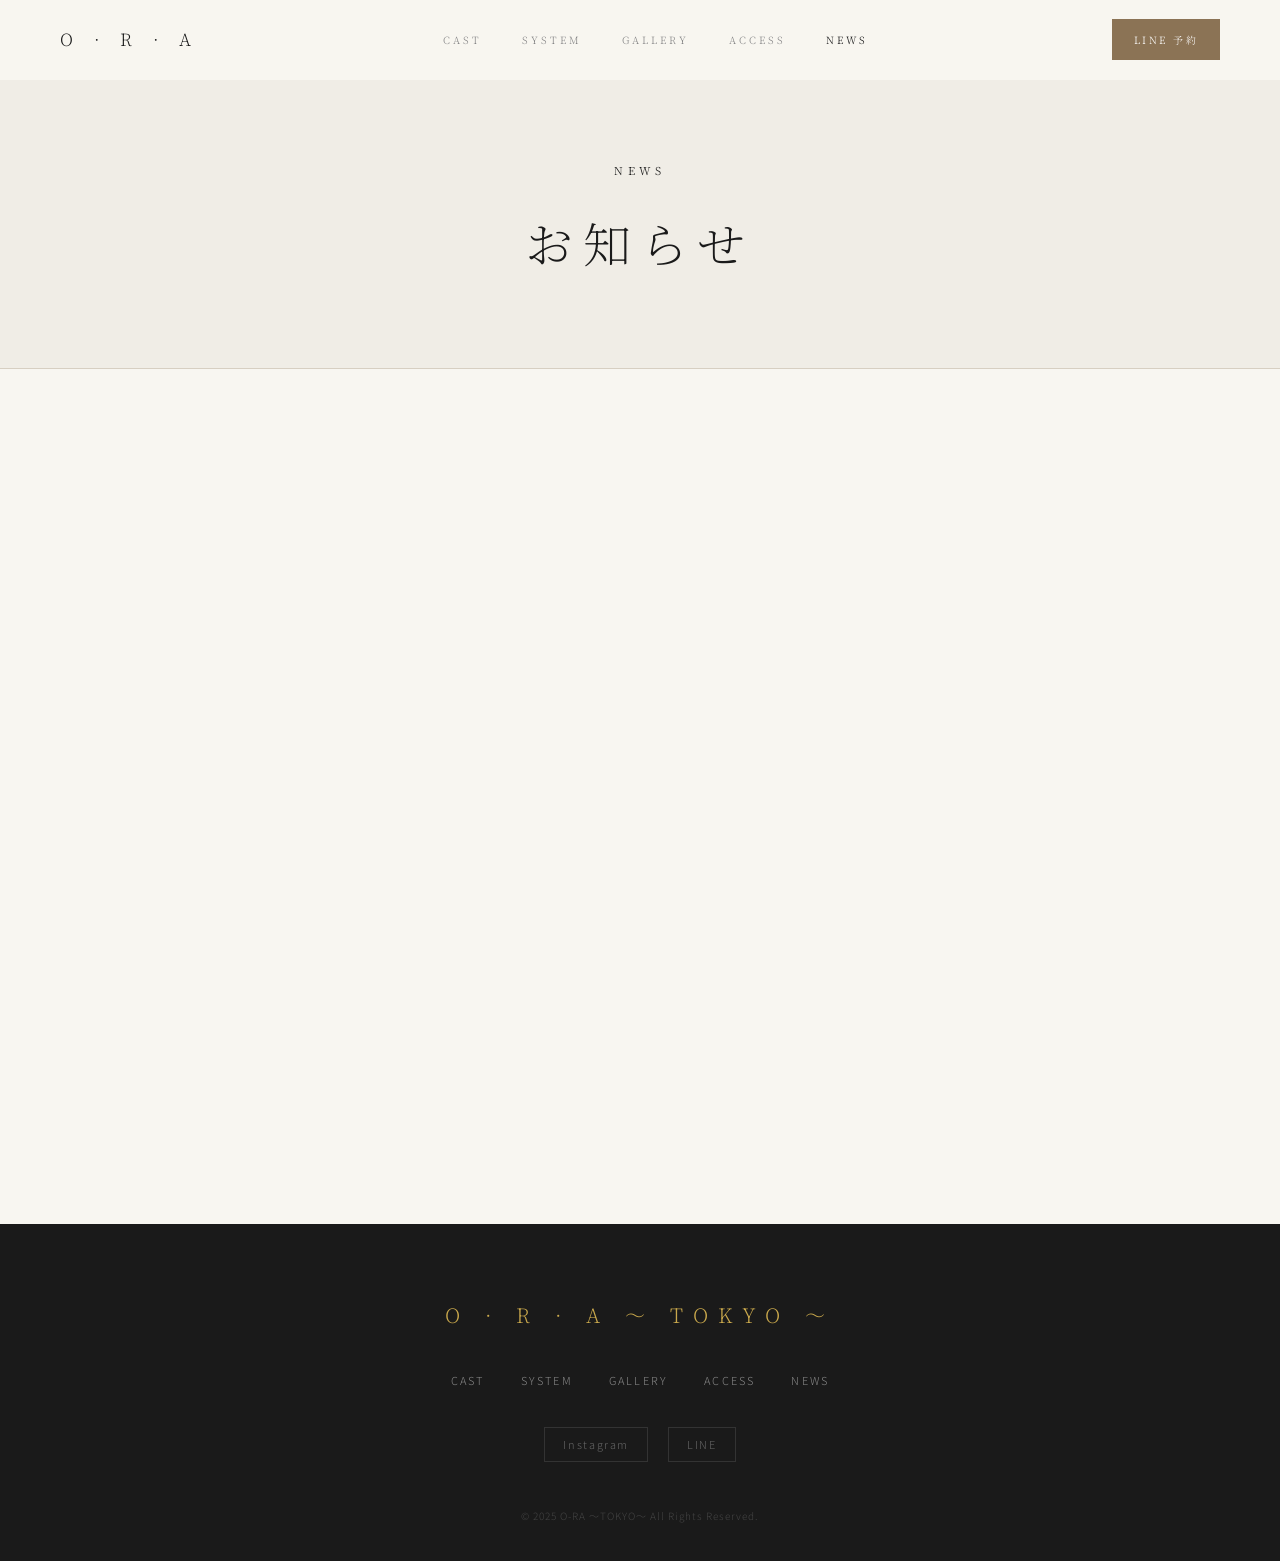
<file: news.html>
<!DOCTYPE html>
<html lang="ja">
<head>
  <meta charset="UTF-8">
  <meta name="viewport" content="width=device-width, initial-scale=1.0">
  <title>NEWS | O-RA ～TOKYO～</title>
  <link rel="stylesheet" href="css/base.css">
  <link rel="stylesheet" href="css/header.css">
  <style>
    .page-hero { padding:calc(var(--header-h) + 80px) 0 80px; text-align:center; background:var(--color-bg-3); border-bottom:1px solid var(--color-border); }
    .page-hero-eyebrow { font-family:var(--font-serif); font-size:11px; letter-spacing:0.4em; color:var(--color-gold); display:block; margin-bottom:16px; }
    .page-hero-title { font-family:var(--font-serif); font-size:clamp(28px,5vw,48px); font-weight:200; letter-spacing:0.2em; }

    #newsList { display: flex; flex-direction: column; gap: 0; }
    .news-item {
      border-bottom: 1px solid var(--color-border);
      padding: 36px 0;
    }
    .news-item:first-child { border-top: 1px solid var(--color-border); }
    .news-meta { display: flex; align-items: center; gap: 16px; margin-bottom: 12px; }
    .news-date { font-size:12px; letter-spacing:0.1em; color:var(--color-muted); font-family:var(--font-serif); }
    .news-cat {
      font-size:10px; letter-spacing:0.2em;
      color:var(--color-gold);
      border:1px solid var(--color-border);
      padding:3px 10px;
    }
    .news-title {
      font-family:var(--font-serif);
      font-size:clamp(16px, 2vw, 20px);
      font-weight:300;
      letter-spacing:0.05em;
      color:var(--color-text);
      margin-bottom:12px;
      line-height:1.6;
    }
    .news-body {
      font-size:14px;
      color:var(--color-muted);
      line-height:1.9;
      max-width:680px;
    }
  </style>
</head>
<body>
  <header id="header" class="scrolled">
    <a class="header-logo" href="index.html">O · R · A</a>
    <nav class="header-nav">
      <a href="cast.html">CAST</a><a href="system.html">SYSTEM</a>
      <a href="gallery.html">GALLERY</a><a href="access.html">ACCESS</a>
      <a href="news.html" style="color:var(--color-gold);">NEWS</a>
    </nav>
    <button class="hamburger" id="hamburger" aria-label="メニュー"><span></span><span></span><span></span></button>
    <a class="header-line" href="#" target="_blank" rel="noopener">LINE 予約</a>
  </header>
  <nav class="mobile-nav" id="mobileNav">
    <a href="cast.html">CAST</a><a href="system.html">SYSTEM</a>
    <a href="gallery.html">GALLERY</a><a href="access.html">ACCESS</a><a href="news.html">NEWS</a>
    <a class="header-line" href="#" target="_blank" rel="noopener">LINE 予約</a>
  </nav>

  <div class="page-hero">
    <span class="page-hero-eyebrow">NEWS</span>
    <h1 class="page-hero-title">お知らせ</h1>
  </div>

  <main>
    <section class="section">
      <div class="section-inner">
        <div id="newsList"></div>
      </div>
    </section>
  </main>

  <footer>
    <div class="footer-inner">
      <p class="footer-logo">O · R · A ～ TOKYO ～</p>
      <nav class="footer-nav">
        <a href="cast.html">CAST</a><a href="system.html">SYSTEM</a>
        <a href="gallery.html">GALLERY</a><a href="access.html">ACCESS</a><a href="news.html">NEWS</a>
      </nav>
      <div class="footer-sns">
        <a href="#" target="_blank" rel="noopener">Instagram</a>
        <a href="#" target="_blank" rel="noopener">LINE</a>
      </div>
      <p class="footer-copy">&copy; 2025 O-RA ～TOKYO～ All Rights Reserved.</p>
    </div>
  </footer>

  <script src="js/scroll-anim.js"></script>
  <script src="js/news-render.js"></script>
  <script>
    const header = document.getElementById('header');
    window.addEventListener('scroll', () => header.classList.toggle('scrolled', window.scrollY > 0));
    const hamburger = document.getElementById('hamburger');
    const mobileNav = document.getElementById('mobileNav');
    hamburger.addEventListener('click', () => { hamburger.classList.toggle('open'); mobileNav.classList.toggle('open'); });
    renderNews('newsList');
  </script>
</body>
</html>
</file>
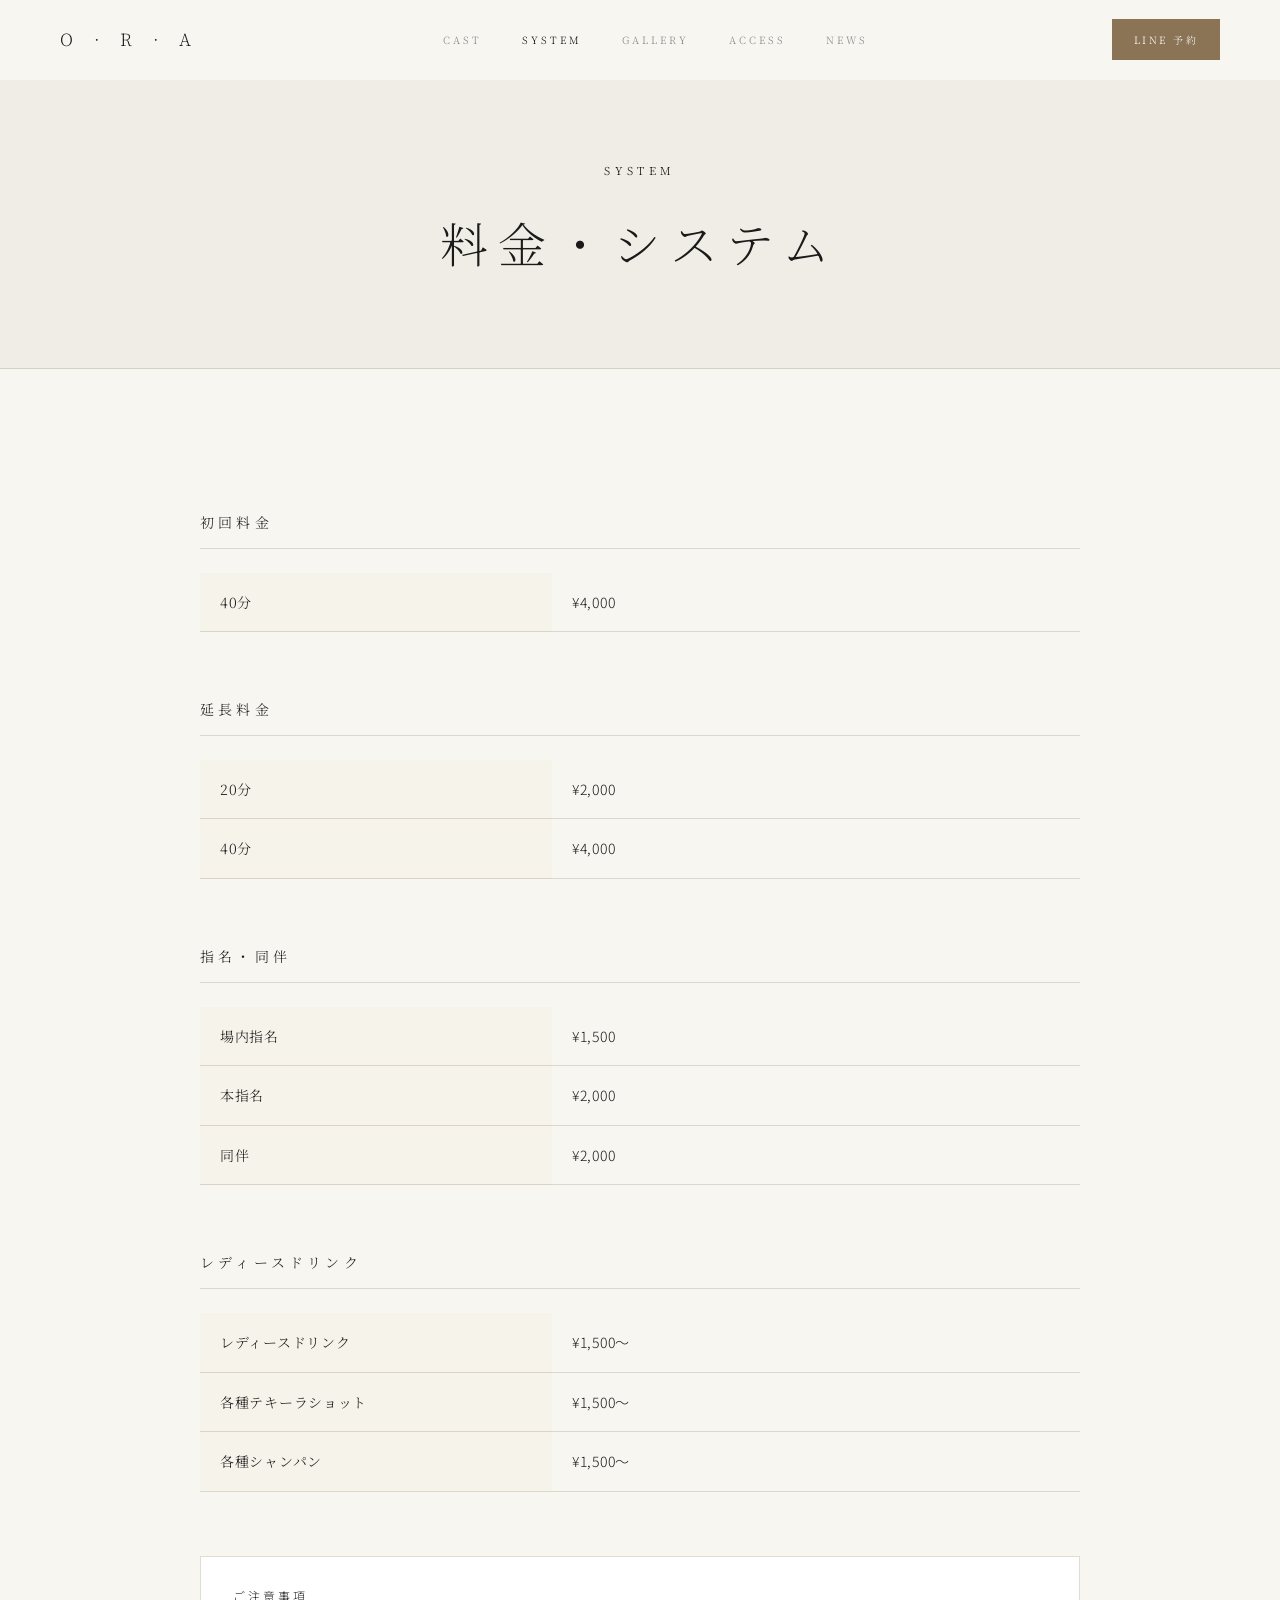
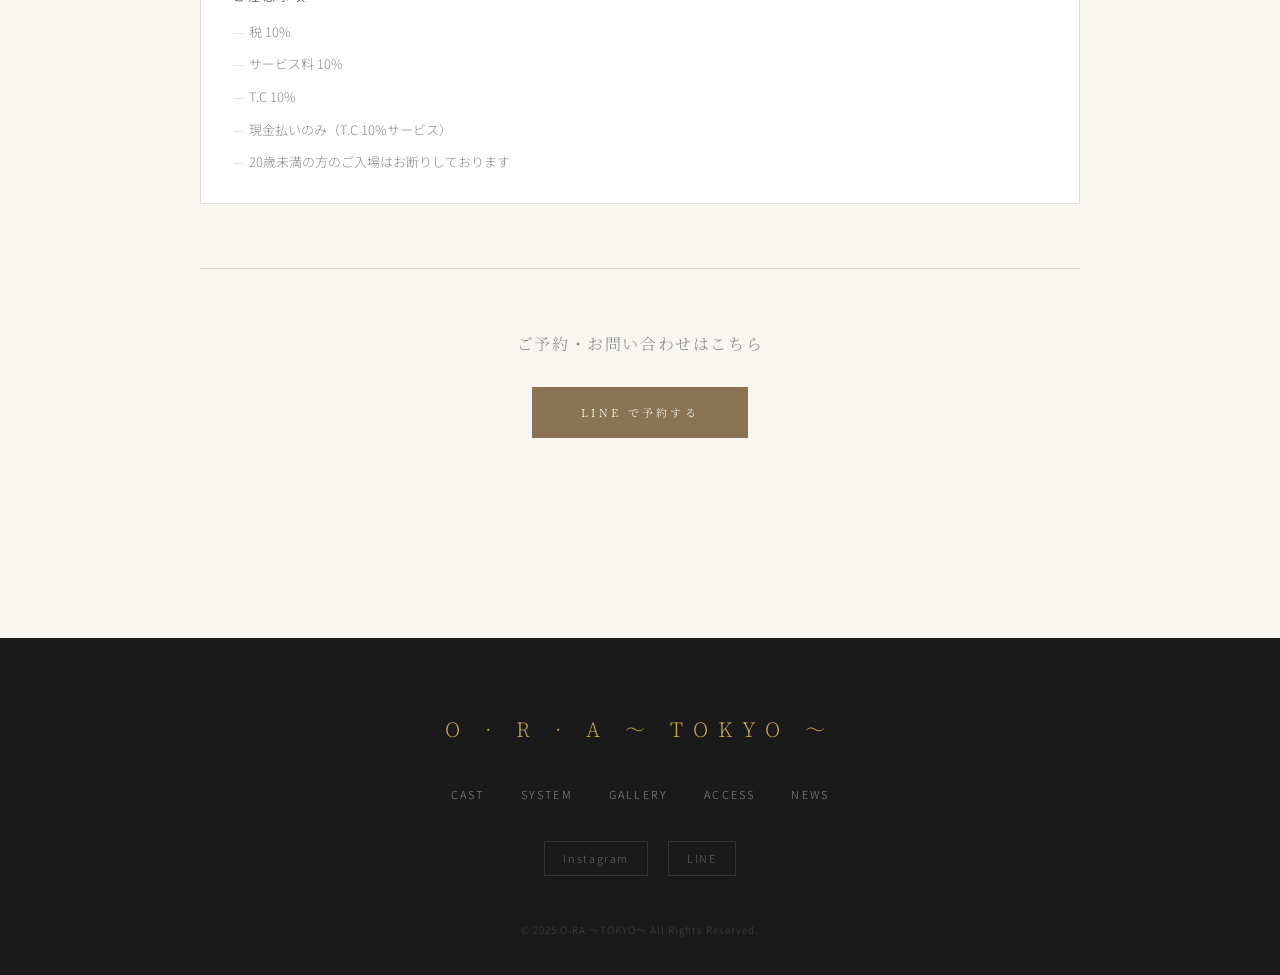
<file: system.html>
<!DOCTYPE html>
<html lang="ja">
<head>
  <meta charset="UTF-8">
  <meta name="viewport" content="width=device-width, initial-scale=1.0">
  <title>SYSTEM | O-RA ～TOKYO～</title>
  <link rel="stylesheet" href="css/base.css">
  <link rel="stylesheet" href="css/header.css">
  <style>
    .page-hero { padding:calc(var(--header-h) + 80px) 0 80px; text-align:center; background:var(--color-bg-3); border-bottom:1px solid var(--color-border); }
    .page-hero-eyebrow { font-family:var(--font-serif); font-size:11px; letter-spacing:0.4em; color:var(--color-gold); display:block; margin-bottom:16px; }
    .page-hero-title { font-family:var(--font-serif); font-size:clamp(28px,5vw,48px); font-weight:200; letter-spacing:0.2em; }

    .system-block { margin-bottom: 64px; }
    .system-block-title {
      font-family: var(--font-serif);
      font-size: 14px;
      letter-spacing: 0.3em;
      color: var(--color-gold);
      border-bottom: 1px solid var(--color-border);
      padding-bottom: 12px;
      margin-bottom: 24px;
    }
    .system-table { width:100%; border-collapse: collapse; }
    .system-table th, .system-table td {
      padding: 16px 20px;
      text-align: left;
      border-bottom: 1px solid var(--color-border);
      font-size: 14px;
      letter-spacing: 0.05em;
    }
    .system-table th { color: var(--color-gold); font-weight:300; font-family:var(--font-serif); width:40%; background: rgba(201,168,76,0.04); }
    .system-table td { color: var(--color-text); }
    .system-note {
      margin-top: 48px;
      padding: 28px 32px;
      border: 1px solid var(--color-border);
      background: var(--color-bg-2);
    }
    .system-note-title { font-size:12px; letter-spacing:0.25em; color:var(--color-gold); margin-bottom:12px; }
    .system-note ul { display:flex; flex-direction:column; gap:8px; }
    .system-note li { font-size:13px; color:var(--color-muted); padding-left:16px; position:relative; }
    .system-note li::before { content:'—'; position:absolute; left:0; color:var(--color-dim); }
    .reserve-cta { text-align:center; margin-top:64px; padding:60px 0; border-top:1px solid var(--color-border); }
    .reserve-cta p { font-family:var(--font-serif); font-size:16px; letter-spacing:0.1em; color:var(--color-muted); margin-bottom:28px; }
  </style>
</head>
<body>
  <header id="header" class="scrolled">
    <a class="header-logo" href="index.html">O · R · A</a>
    <nav class="header-nav">
      <a href="cast.html">CAST</a>
      <a href="system.html" style="color:var(--color-gold);">SYSTEM</a>
      <a href="gallery.html">GALLERY</a>
      <a href="access.html">ACCESS</a>
      <a href="news.html">NEWS</a>
    </nav>
    <button class="hamburger" id="hamburger" aria-label="メニュー"><span></span><span></span><span></span></button>
    <a class="header-line" href="#" target="_blank" rel="noopener">LINE 予約</a>
  </header>
  <nav class="mobile-nav" id="mobileNav">
    <a href="cast.html">CAST</a><a href="system.html">SYSTEM</a>
    <a href="gallery.html">GALLERY</a><a href="access.html">ACCESS</a>
    <a href="news.html">NEWS</a>
    <a class="header-line" href="#" target="_blank" rel="noopener">LINE 予約</a>
  </nav>

  <div class="page-hero">
    <span class="page-hero-eyebrow">SYSTEM</span>
    <h1 class="page-hero-title">料金・システム</h1>
  </div>

  <main>
    <section class="section">
      <div class="section-inner">

        <div class="system-block fade-in">
          <p class="system-block-title">初回料金</p>
          <table class="system-table">
            <tr><th>40分</th><td>¥4,000</td></tr>
          </table>
        </div>

        <div class="system-block fade-in delay-1">
          <p class="system-block-title">延長料金</p>
          <table class="system-table">
            <tr><th>20分</th><td>¥2,000</td></tr>
            <tr><th>40分</th><td>¥4,000</td></tr>
          </table>
        </div>

        <div class="system-block fade-in delay-2">
          <p class="system-block-title">指名・同伴</p>
          <table class="system-table">
            <tr><th>場内指名</th><td>¥1,500</td></tr>
            <tr><th>本指名</th><td>¥2,000</td></tr>
            <tr><th>同伴</th><td>¥2,000</td></tr>
          </table>
        </div>

        <div class="system-block fade-in delay-2">
          <p class="system-block-title">レディースドリンク</p>
          <table class="system-table">
            <tr><th>レディースドリンク</th><td>¥1,500〜</td></tr>
            <tr><th>各種テキーラショット</th><td>¥1,500〜</td></tr>
            <tr><th>各種シャンパン</th><td>¥1,500〜</td></tr>
          </table>
        </div>

        <div class="system-note fade-in">
          <p class="system-note-title">ご注意事項</p>
          <ul>
            <li>税 10%</li>
            <li>サービス料 10%</li>
            <li>T.C 10%</li>
            <li>現金払いのみ（T.C 10%サービス）</li>
            <li>20歳未満の方のご入場はお断りしております</li>
          </ul>
        </div>

        <div class="reserve-cta fade-in">
          <p>ご予約・お問い合わせはこちら</p>
          <a class="btn btn-fill" href="#" target="_blank" rel="noopener">LINE で予約する</a>
        </div>

      </div>
    </section>
  </main>

  <footer>
    <div class="footer-inner">
      <p class="footer-logo">O · R · A ～ TOKYO ～</p>
      <nav class="footer-nav">
        <a href="cast.html">CAST</a><a href="system.html">SYSTEM</a>
        <a href="gallery.html">GALLERY</a><a href="access.html">ACCESS</a>
        <a href="news.html">NEWS</a>
      </nav>
      <div class="footer-sns">
        <a href="#" target="_blank" rel="noopener">Instagram</a>
        <a href="#" target="_blank" rel="noopener">LINE</a>
      </div>
      <p class="footer-copy">&copy; 2025 O-RA ～TOKYO～ All Rights Reserved.</p>
    </div>
  </footer>

  <script src="js/scroll-anim.js"></script>
  <script>
    const header = document.getElementById('header');
    window.addEventListener('scroll', () => header.classList.toggle('scrolled', window.scrollY > 0));
    const hamburger = document.getElementById('hamburger');
    const mobileNav = document.getElementById('mobileNav');
    hamburger.addEventListener('click', () => { hamburger.classList.toggle('open'); mobileNav.classList.toggle('open'); });
  </script>
</body>
</html>
</file>
<file: css/base.css>
/* ── 強羅花壇スタイル：白×和モダン×余白 ── */
@import url('https://fonts.googleapis.com/css2?family=Noto+Serif+JP:wght@200;300;400&family=Noto+Sans+JP:wght@300;400&display=swap');

:root {
  --color-bg:        #f8f6f1;
  --color-bg-2:      #ffffff;
  --color-bg-3:      #f0ede6;
  --color-accent:    #8b7355;
  --color-accent-lt: #b09a7a;
  --color-text:      #1a1a1a;
  --color-muted:     #888888;
  --color-dim:       #cccccc;
  --color-border:    rgba(139,115,85,0.25);
  --font-serif:      'Noto Serif JP', serif;
  --font-sans:       'Noto Sans JP', sans-serif;
  --header-h:        80px;
  --ease:            cubic-bezier(0.25,0.46,0.45,0.94);
  --section-pad:     140px;
  --inner-w:         1000px;
}

*, *::before, *::after { box-sizing: border-box; margin: 0; padding: 0; }
html { scroll-behavior: smooth; }
body {
  background: var(--color-bg);
  color: var(--color-text);
  font-family: var(--font-sans);
  font-weight: 300;
  line-height: 1.9;
  overflow-x: hidden;
  -webkit-font-smoothing: antialiased;
}
a { color: inherit; text-decoration: none; }
img { display: block; max-width: 100%; }
ul, ol { list-style: none; }

/* ── スクロールアニメーション ── */
.fade-in {
  opacity: 0;
  transform: translateY(24px);
  transition: opacity 1s var(--ease), transform 1s var(--ease);
}
.fade-in.visible { opacity: 1; transform: translateY(0); }
.fade-in.delay-1 { transition-delay: 0.2s; }
.fade-in.delay-2 { transition-delay: 0.4s; }
.fade-in.delay-3 { transition-delay: 0.6s; }

/* ── セクション共通 ── */
.section { padding: var(--section-pad) 0; }
.section-inner { max-width: var(--inner-w); margin: 0 auto; padding: 0 60px; }

.section-eyebrow {
  display: block;
  font-family: var(--font-serif);
  font-size: 10px;
  letter-spacing: 0.45em;
  color: var(--color-accent);
  margin-bottom: 20px;
}
.section-title {
  font-family: var(--font-serif);
  font-size: clamp(22px, 2.5vw, 30px);
  font-weight: 300;
  letter-spacing: 0.1em;
  line-height: 1.8;
  margin-bottom: 64px;
  color: var(--color-text);
}

/* ── 細い区切り線 ── */
.accent-line { width: 1px; height: 40px; background: var(--color-accent); }
.accent-line-h { width: 40px; height: 1px; background: var(--color-accent); }
.accent-line-center { margin: 0 auto; }

/* ── ボタン ── */
.btn {
  display: inline-block;
  padding: 14px 48px;
  border: 1px solid var(--color-accent);
  color: var(--color-accent);
  font-family: var(--font-serif);
  font-size: 11px;
  letter-spacing: 0.3em;
  background: transparent;
  cursor: pointer;
  transition: background 0.35s ease, color 0.35s ease;
}
.btn:hover { background: var(--color-accent); color: #fff; }
.btn-fill { background: var(--color-accent); color: #fff; }
.btn-fill:hover { background: var(--color-accent-lt); }

/* ── フッター ── */
footer {
  background: #1a1a1a;
  padding: 72px 0 36px;
}
.footer-inner {
  max-width: var(--inner-w);
  margin: 0 auto;
  padding: 0 60px;
  display: flex;
  flex-direction: column;
  align-items: center;
  gap: 36px;
}
.footer-logo {
  font-family: var(--font-serif);
  font-size: 20px;
  font-weight: 200;
  letter-spacing: 0.5em;
  color: #c9a84c;
}
.footer-nav { display: flex; gap: 36px; flex-wrap: wrap; justify-content: center; }
.footer-nav a { font-size: 11px; letter-spacing: 0.2em; color: #888; transition: color 0.3s; }
.footer-nav a:hover { color: #c9a84c; }
.footer-sns { display: flex; gap: 20px; }
.footer-sns a { font-size: 11px; letter-spacing: 0.15em; color: #666; border: 1px solid #333; padding: 6px 18px; transition: all 0.3s; }
.footer-sns a:hover { border-color: #c9a84c; color: #c9a84c; }
.footer-copy { font-size: 10px; color: #444; letter-spacing: 0.1em; margin-top: 8px; }

/* ── セクションCTA ── */
.section-cta { text-align: center; }

/* ── レスポンシブ ── */
@media (max-width: 768px) {
  :root { --section-pad: 80px; }
  .section-inner { padding: 0 28px; }
  .section-title { margin-bottom: 40px; }
}
</file>
<file: css/header.css>
/* ── 強羅花壇スタイル ヘッダー：白×細線 ── */
header {
  position: fixed;
  top: 0; left: 0; right: 0;
  z-index: 100;
  height: var(--header-h);
  display: flex;
  align-items: center;
  padding: 0 60px;
  background: rgba(248,246,241,0.96);
  border-bottom: 1px solid transparent;
  transition: border-color 0.4s ease, background 0.4s ease;
}
header.scrolled {
  border-bottom-color: var(--color-border);
  backdrop-filter: blur(6px);
}

.header-logo {
  font-family: var(--font-serif);
  font-size: 17px;
  font-weight: 200;
  letter-spacing: 0.5em;
  color: var(--color-text);
  flex-shrink: 0;
}

.header-nav {
  display: flex;
  gap: 40px;
  margin: 0 auto;
}
.header-nav a {
  font-family: var(--font-serif);
  font-size: 10px;
  letter-spacing: 0.3em;
  color: var(--color-muted);
  transition: color 0.3s;
  position: relative;
}
.header-nav a::after {
  content: '';
  position: absolute;
  bottom: -4px; left: 0; right: 0;
  height: 1px;
  background: var(--color-accent);
  transform: scaleX(0);
  transition: transform 0.3s var(--ease);
}
.header-nav a:hover { color: var(--color-accent); }
.header-nav a:hover::after { transform: scaleX(1); }

.header-line {
  font-family: var(--font-serif);
  font-size: 10px;
  letter-spacing: 0.25em;
  color: #fff;
  background: var(--color-accent);
  border: none;
  padding: 11px 22px;
  cursor: pointer;
  flex-shrink: 0;
  transition: background 0.3s;
  text-decoration: none;
}
.header-line:hover { background: var(--color-accent-lt); color: #fff; }

/* ── ハンバーガー ── */
.hamburger {
  display: none;
  flex-direction: column;
  gap: 6px;
  background: none;
  border: none;
  cursor: pointer;
  padding: 4px;
  margin-left: auto;
  margin-right: 16px;
}
.hamburger span {
  display: block;
  width: 24px;
  height: 1px;
  background: var(--color-text);
  transition: all 0.3s ease;
}
.hamburger.open span:nth-child(1) { transform: translateY(7px) rotate(45deg); }
.hamburger.open span:nth-child(2) { opacity: 0; }
.hamburger.open span:nth-child(3) { transform: translateY(-7px) rotate(-45deg); }

/* ── モバイルメニュー ── */
.mobile-nav {
  display: none;
  position: fixed;
  top: var(--header-h); left: 0; right: 0;
  background: rgba(248,246,241,0.98);
  border-bottom: 1px solid var(--color-border);
  padding: 36px 28px;
  flex-direction: column;
  gap: 28px;
  z-index: 99;
}
.mobile-nav.open { display: flex; }
.mobile-nav a {
  font-family: var(--font-serif);
  font-size: 13px;
  letter-spacing: 0.2em;
  color: var(--color-muted);
  padding-bottom: 14px;
  border-bottom: 1px solid var(--color-dim);
}
.mobile-nav a:hover { color: var(--color-accent); }
.mobile-nav .header-line { text-align: center; margin-top: 8px; }

@media (max-width: 768px) {
  header { padding: 0 28px; }
  .header-nav { display: none; }
  .hamburger { display: flex; }
}
</file>
